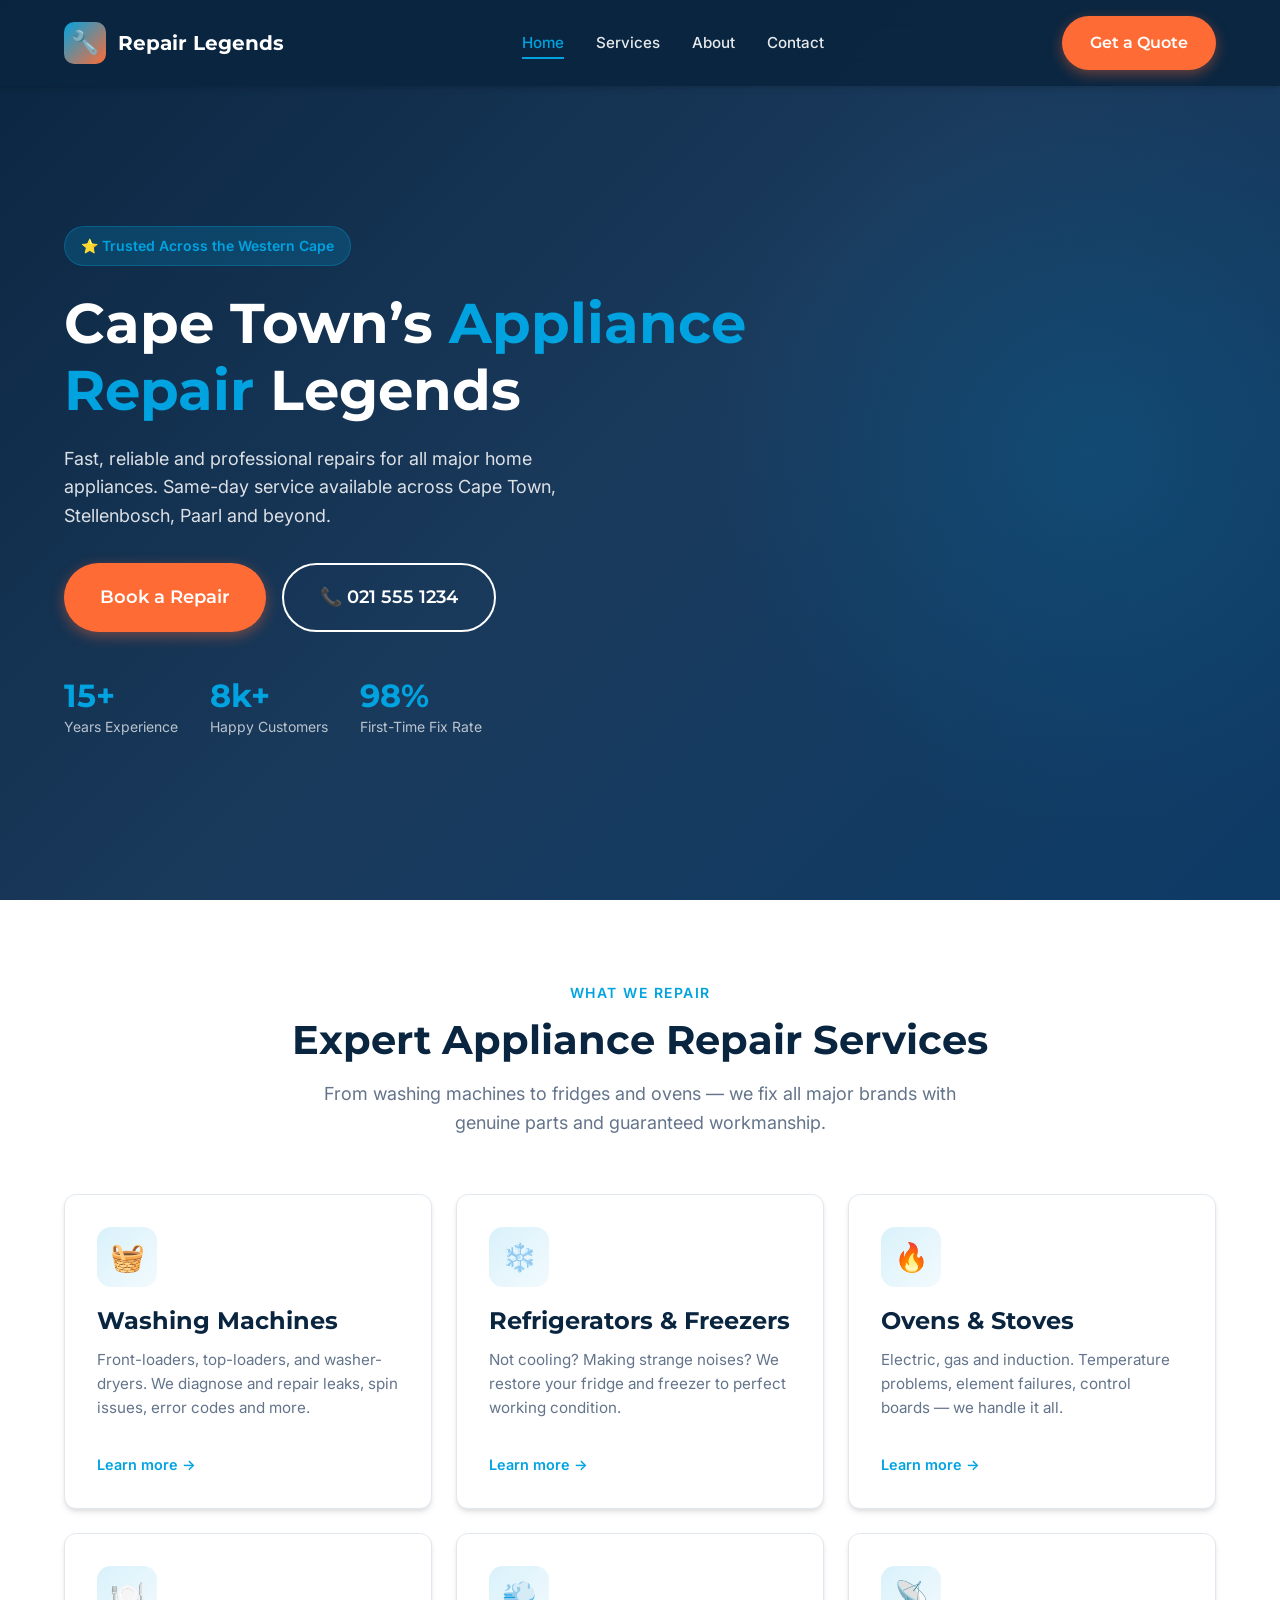
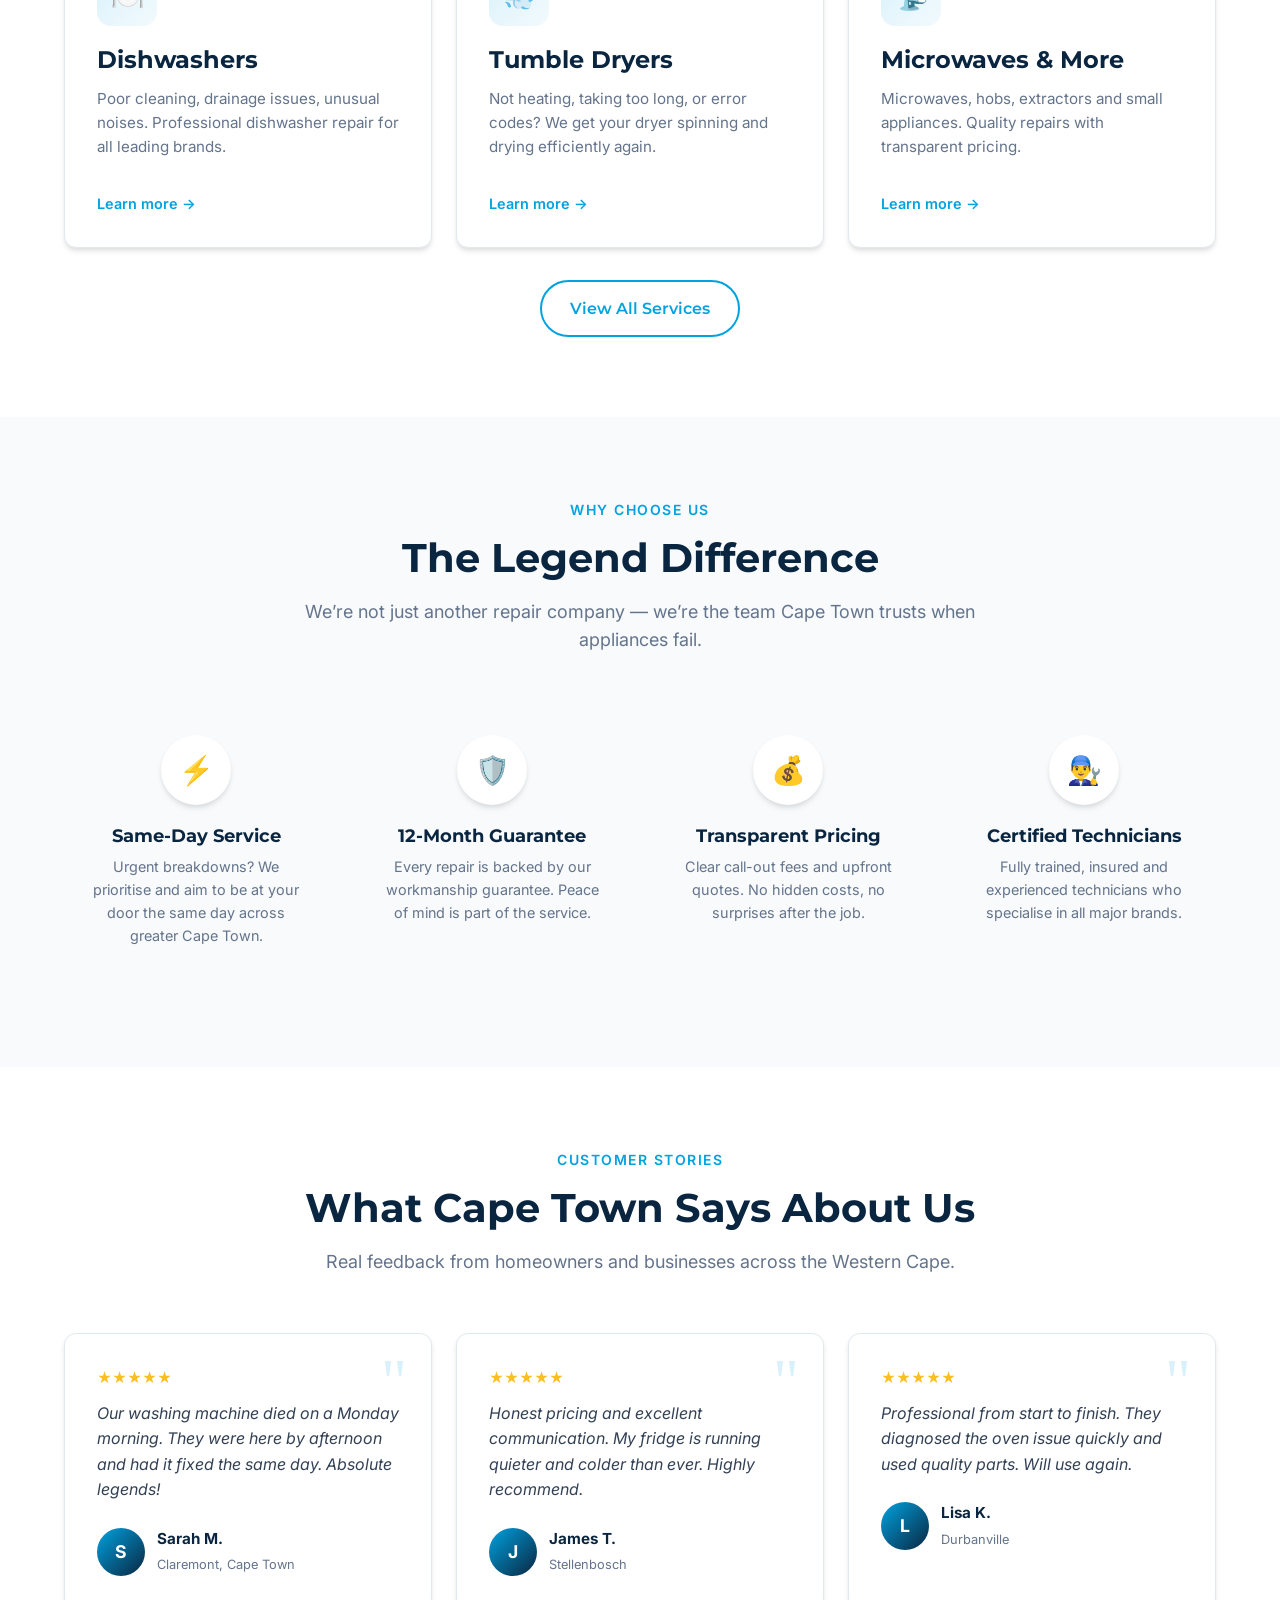
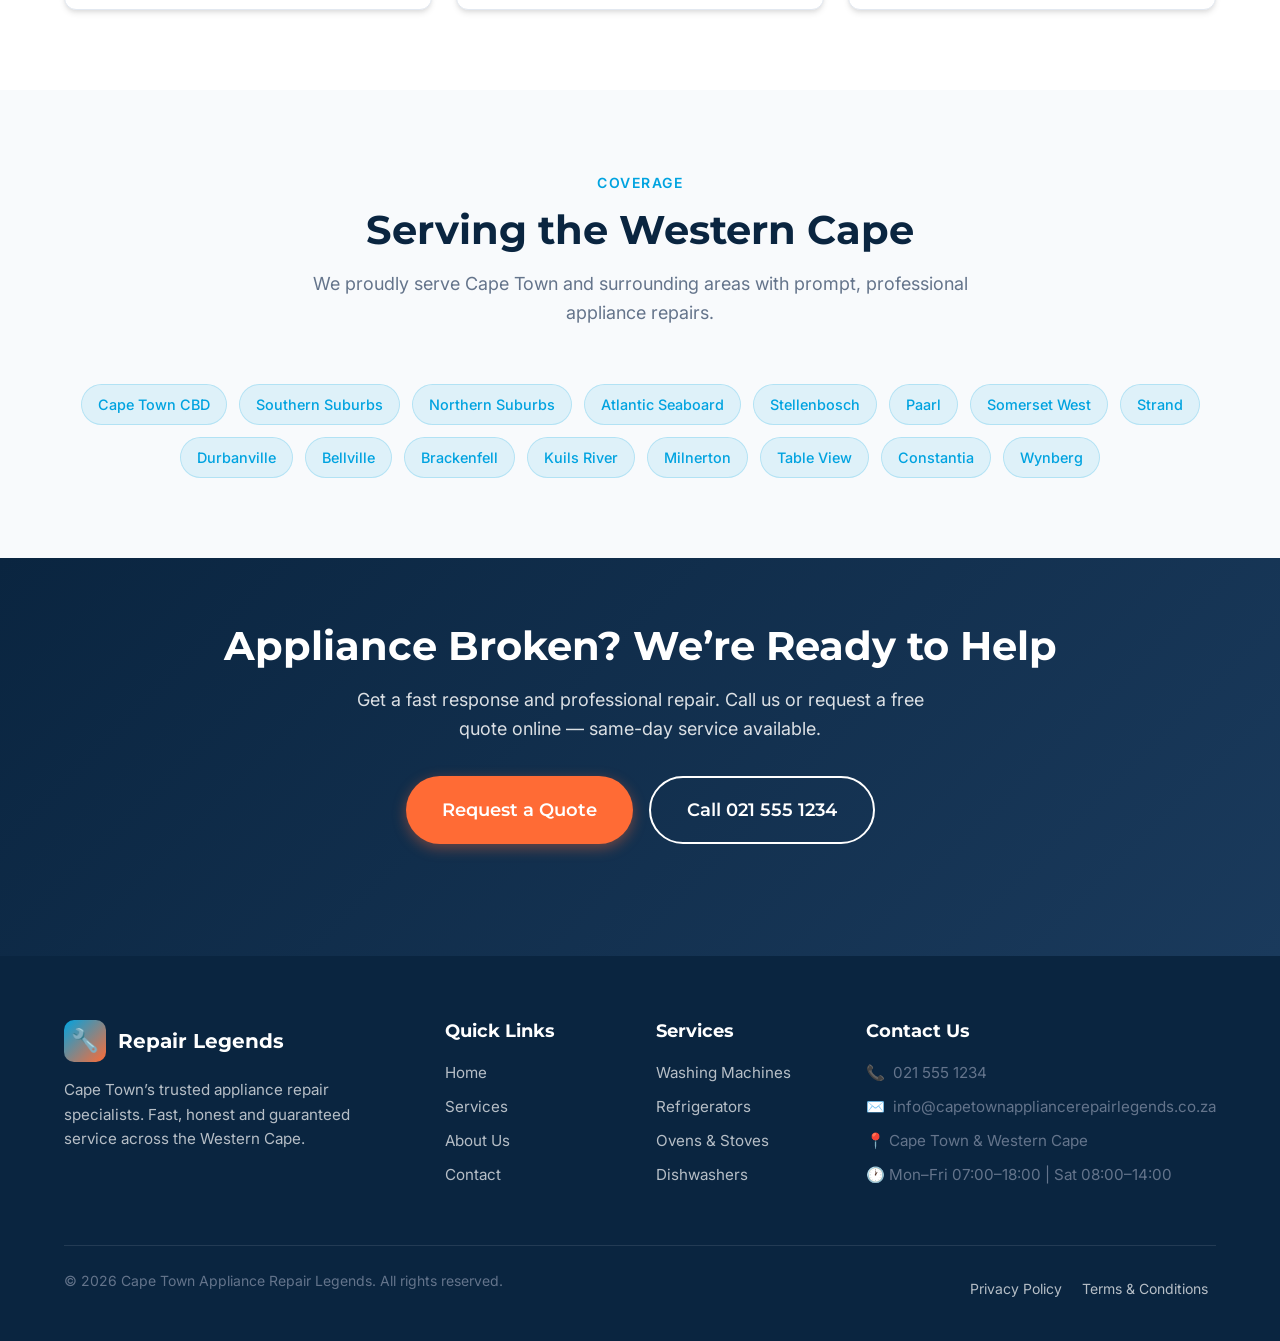
<file: index.html>
<!DOCTYPE html>
<html lang="en-ZA">
<head>
  <meta charset="UTF-8">
  <meta name="viewport" content="width=device-width, initial-scale=1.0">
  <title>Cape Town Appliance Repair Legends | Expert Appliance Repairs Western Cape</title>
  <meta name="description" content="Cape Town Appliance Repair Legends – Fast, reliable appliance repairs across Cape Town and the Western Cape. Washing machines, fridges, ovens, dishwashers & more. Same-day service available. Call now!">
  <meta name="keywords" content="appliance repair Cape Town, washing machine repair Cape Town, fridge repair Western Cape, oven repair Cape Town, dishwasher repair, appliance technician Cape Town, same day appliance repair, Stellenbosch appliance repair, Paarl appliance repair">
  <meta name="author" content="Cape Town Appliance Repair Legends">
  <meta name="robots" content="index, follow">
  <meta name="geo.region" content="ZA-WC">
  <meta name="geo.placename" content="Cape Town">
  <link rel="canonical" href="https://capetownappliancerepairlegends.co.za/">
  
  <!-- Open Graph -->
  <meta property="og:title" content="Cape Town Appliance Repair Legends | Expert Appliance Repairs">
  <meta property="og:description" content="Trusted appliance repair specialists serving Cape Town and the Western Cape. Fast, professional, guaranteed.">
  <meta property="og:type" content="website">
  <meta property="og:locale" content="en_ZA">
  <meta property="og:url" content="https://capetownappliancerepairlegends.co.za/">
  
  <!-- Twitter -->
  <meta name="twitter:card" content="summary_large_image">
  <meta name="twitter:title" content="Cape Town Appliance Repair Legends">
  <meta name="twitter:description" content="Expert appliance repairs across the Western Cape. Same-day service available.">
  
  <!-- Fonts -->
  <link rel="preconnect" href="https://fonts.googleapis.com">
  <link rel="preconnect" href="https://fonts.gstatic.com" crossorigin>
  <link href="https://fonts.googleapis.com/css2?family=Inter:wght@400;500;600;700&family=Montserrat:wght@600;700;800&display=swap" rel="stylesheet">
  
  <link rel="stylesheet" href="css/styles.css">
  
  <!-- Structured Data -->
  <script type="application/ld+json">
  {
    "@context": "https://schema.org",
    "@type": "LocalBusiness",
    "name": "Cape Town Appliance Repair Legends",
    "description": "Professional appliance repair services across Cape Town and the Western Cape. Specializing in washing machines, refrigerators, ovens, dishwashers and more.",
    "url": "https://capetownappliancerepairlegends.co.za",
    "telephone": "+27215551234",
    "email": "info@capetownappliancerepairlegends.co.za",
    "address": {
      "@type": "PostalAddress",
      "addressLocality": "Cape Town",
      "addressRegion": "Western Cape",
      "addressCountry": "ZA"
    },
    "geo": {
      "@type": "GeoCoordinates",
      "latitude": "-33.9249",
      "longitude": "18.4241"
    },
    "areaServed": [
      "Cape Town",
      "Stellenbosch",
      "Paarl",
      "Somerset West",
      "Durbanville",
      "Bellville",
      "Western Cape"
    ],
    "priceRange": "$$",
    "openingHoursSpecification": [
      {
        "@type": "OpeningHoursSpecification",
        "dayOfWeek": ["Monday", "Tuesday", "Wednesday", "Thursday", "Friday"],
        "opens": "07:00",
        "closes": "18:00"
      },
      {
        "@type": "OpeningHoursSpecification",
        "dayOfWeek": "Saturday",
        "opens": "08:00",
        "closes": "14:00"
      }
    ],
    "sameAs": []
  }
  </script>
</head>
<body>
  <!-- Header -->
  <header class="header">
    <div class="container">
      <nav class="nav">
        <a href="index.html" class="logo">
          <div class="logo-icon">🔧</div>
          <span>Repair Legends</span>
        </a>
        <div class="nav-links">
          <a href="index.html" class="active">Home</a>
          <a href="services.html">Services</a>
          <a href="about.html">About</a>
          <a href="contact.html">Contact</a>
        </div>
        <a href="contact.html" class="btn btn-primary nav-cta">Get a Quote</a>
        <button class="mobile-toggle" aria-label="Toggle menu">
          <span></span>
          <span></span>
          <span></span>
        </button>
      </nav>
    </div>
    <div class="mobile-menu">
      <a href="index.html">Home</a>
      <a href="services.html">Services</a>
      <a href="about.html">About</a>
      <a href="contact.html">Contact</a>
      <a href="contact.html" class="btn btn-primary">Get a Quote</a>
    </div>
  </header>

  <!-- Hero -->
  <section class="hero">
    <div class="container">
      <div class="hero-content">
        <div class="hero-badge">⭐ Trusted Across the Western Cape</div>
        <h1>Cape Town’s <span>Appliance Repair</span> Legends</h1>
        <p>Fast, reliable and professional repairs for all major home appliances. Same-day service available across Cape Town, Stellenbosch, Paarl and beyond.</p>
        <div class="hero-btns">
          <a href="contact.html" class="btn btn-primary btn-lg">Book a Repair</a>
          <a href="tel:+27215551234" class="btn btn-secondary btn-lg">📞 021 555 1234</a>
        </div>
        <div class="hero-stats">
          <div class="stat">
            <div class="stat-number">15+</div>
            <div class="stat-label">Years Experience</div>
          </div>
          <div class="stat">
            <div class="stat-number">8k+</div>
            <div class="stat-label">Happy Customers</div>
          </div>
          <div class="stat">
            <div class="stat-number">98%</div>
            <div class="stat-label">First-Time Fix Rate</div>
          </div>
        </div>
      </div>
    </div>
  </section>

  <!-- Services Overview -->
  <section class="section">
    <div class="container">
      <div class="section-header animate-on-scroll">
        <span class="eyebrow">What We Repair</span>
        <h2>Expert Appliance Repair Services</h2>
        <p>From washing machines to fridges and ovens — we fix all major brands with genuine parts and guaranteed workmanship.</p>
      </div>
      <div class="services-grid">
        <div class="service-card animate-on-scroll">
          <div class="service-icon">🧺</div>
          <h3>Washing Machines</h3>
          <p>Front-loaders, top-loaders, and washer-dryers. We diagnose and repair leaks, spin issues, error codes and more.</p>
          <a href="services.html" class="link">Learn more →</a>
        </div>
        <div class="service-card animate-on-scroll">
          <div class="service-icon">❄️</div>
          <h3>Refrigerators & Freezers</h3>
          <p>Not cooling? Making strange noises? We restore your fridge and freezer to perfect working condition.</p>
          <a href="services.html" class="link">Learn more →</a>
        </div>
        <div class="service-card animate-on-scroll">
          <div class="service-icon">🔥</div>
          <h3>Ovens & Stoves</h3>
          <p>Electric, gas and induction. Temperature problems, element failures, control boards — we handle it all.</p>
          <a href="services.html" class="link">Learn more →</a>
        </div>
        <div class="service-card animate-on-scroll">
          <div class="service-icon">🍽️</div>
          <h3>Dishwashers</h3>
          <p>Poor cleaning, drainage issues, unusual noises. Professional dishwasher repair for all leading brands.</p>
          <a href="services.html" class="link">Learn more →</a>
        </div>
        <div class="service-card animate-on-scroll">
          <div class="service-icon">💨</div>
          <h3>Tumble Dryers</h3>
          <p>Not heating, taking too long, or error codes? We get your dryer spinning and drying efficiently again.</p>
          <a href="services.html" class="link">Learn more →</a>
        </div>
        <div class="service-card animate-on-scroll">
          <div class="service-icon">📡</div>
          <h3>Microwaves & More</h3>
          <p>Microwaves, hobs, extractors and small appliances. Quality repairs with transparent pricing.</p>
          <a href="services.html" class="link">Learn more →</a>
        </div>
      </div>
      <div class="text-center mt-2">
        <a href="services.html" class="btn btn-outline">View All Services</a>
      </div>
    </div>
  </section>

  <!-- Why Choose Us -->
  <section class="section why-us">
    <div class="container">
      <div class="section-header animate-on-scroll">
        <span class="eyebrow">Why Choose Us</span>
        <h2>The Legend Difference</h2>
        <p>We’re not just another repair company — we’re the team Cape Town trusts when appliances fail.</p>
      </div>
      <div class="features-grid">
        <div class="feature animate-on-scroll">
          <div class="feature-icon">⚡</div>
          <h3>Same-Day Service</h3>
          <p>Urgent breakdowns? We prioritise and aim to be at your door the same day across greater Cape Town.</p>
        </div>
        <div class="feature animate-on-scroll">
          <div class="feature-icon">🛡️</div>
          <h3>12-Month Guarantee</h3>
          <p>Every repair is backed by our workmanship guarantee. Peace of mind is part of the service.</p>
        </div>
        <div class="feature animate-on-scroll">
          <div class="feature-icon">💰</div>
          <h3>Transparent Pricing</h3>
          <p>Clear call-out fees and upfront quotes. No hidden costs, no surprises after the job.</p>
        </div>
        <div class="feature animate-on-scroll">
          <div class="feature-icon">👨‍🔧</div>
          <h3>Certified Technicians</h3>
          <p>Fully trained, insured and experienced technicians who specialise in all major brands.</p>
        </div>
      </div>
    </div>
  </section>

  <!-- Testimonials -->
  <section class="section">
    <div class="container">
      <div class="section-header animate-on-scroll">
        <span class="eyebrow">Customer Stories</span>
        <h2>What Cape Town Says About Us</h2>
        <p>Real feedback from homeowners and businesses across the Western Cape.</p>
      </div>
      <div class="testimonials-grid">
        <div class="testimonial animate-on-scroll">
          <div class="stars">★★★★★</div>
          <p class="testimonial-text">Our washing machine died on a Monday morning. They were here by afternoon and had it fixed the same day. Absolute legends!</p>
          <div class="testimonial-author">
            <div class="author-avatar">S</div>
            <div class="author-info">
              <strong>Sarah M.</strong>
              <span>Claremont, Cape Town</span>
            </div>
          </div>
        </div>
        <div class="testimonial animate-on-scroll">
          <div class="stars">★★★★★</div>
          <p class="testimonial-text">Honest pricing and excellent communication. My fridge is running quieter and colder than ever. Highly recommend.</p>
          <div class="testimonial-author">
            <div class="author-avatar">J</div>
            <div class="author-info">
              <strong>James T.</strong>
              <span>Stellenbosch</span>
            </div>
          </div>
        </div>
        <div class="testimonial animate-on-scroll">
          <div class="stars">★★★★★</div>
          <p class="testimonial-text">Professional from start to finish. They diagnosed the oven issue quickly and used quality parts. Will use again.</p>
          <div class="testimonial-author">
            <div class="author-avatar">L</div>
            <div class="author-info">
              <strong>Lisa K.</strong>
              <span>Durbanville</span>
            </div>
          </div>
        </div>
      </div>
    </div>
  </section>

  <!-- Areas Served -->
  <section class="section why-us">
    <div class="container">
      <div class="section-header animate-on-scroll">
        <span class="eyebrow">Coverage</span>
        <h2>Serving the Western Cape</h2>
        <p>We proudly serve Cape Town and surrounding areas with prompt, professional appliance repairs.</p>
      </div>
      <div class="areas-grid animate-on-scroll">
        <span class="area-tag">Cape Town CBD</span>
        <span class="area-tag">Southern Suburbs</span>
        <span class="area-tag">Northern Suburbs</span>
        <span class="area-tag">Atlantic Seaboard</span>
        <span class="area-tag">Stellenbosch</span>
        <span class="area-tag">Paarl</span>
        <span class="area-tag">Somerset West</span>
        <span class="area-tag">Strand</span>
        <span class="area-tag">Durbanville</span>
        <span class="area-tag">Bellville</span>
        <span class="area-tag">Brackenfell</span>
        <span class="area-tag">Kuils River</span>
        <span class="area-tag">Milnerton</span>
        <span class="area-tag">Table View</span>
        <span class="area-tag">Constantia</span>
        <span class="area-tag">Wynberg</span>
      </div>
    </div>
  </section>

  <!-- CTA Banner -->
  <section class="cta-banner">
    <div class="container">
      <h2>Appliance Broken? We’re Ready to Help</h2>
      <p>Get a fast response and professional repair. Call us or request a free quote online — same-day service available.</p>
      <div class="hero-btns" style="justify-content: center;">
        <a href="contact.html" class="btn btn-primary btn-lg">Request a Quote</a>
        <a href="tel:+27215551234" class="btn btn-secondary btn-lg">Call 021 555 1234</a>
      </div>
    </div>
  </section>

  <!-- Footer -->
  <footer class="footer">
    <div class="container">
      <div class="footer-grid">
        <div class="footer-brand">
          <a href="index.html" class="logo">
            <div class="logo-icon">🔧</div>
            <span>Repair Legends</span>
          </a>
          <p>Cape Town’s trusted appliance repair specialists. Fast, honest and guaranteed service across the Western Cape.</p>
        </div>
        <div class="footer-links">
          <h4>Quick Links</h4>
          <a href="index.html">Home</a>
          <a href="services.html">Services</a>
          <a href="about.html">About Us</a>
          <a href="contact.html">Contact</a>
        </div>
        <div class="footer-links">
          <h4>Services</h4>
          <a href="services.html">Washing Machines</a>
          <a href="services.html">Refrigerators</a>
          <a href="services.html">Ovens & Stoves</a>
          <a href="services.html">Dishwashers</a>
        </div>
        <div class="footer-contact">
          <h4>Contact Us</h4>
          <p>📞 <a href="tel:+27215551234">021 555 1234</a></p>
          <p>✉️ <a href="mailto:info@capetownappliancerepairlegends.co.za">info@capetownappliancerepairlegends.co.za</a></p>
          <p>📍 Cape Town & Western Cape</p>
          <p>🕐 Mon–Fri 07:00–18:00 | Sat 08:00–14:00</p>
        </div>
      </div>
      <div class="footer-bottom">
        <p>© 2026 Cape Town Appliance Repair Legends. All rights reserved.</p>
        <div class="footer-legal">
          <a href="privacy.html">Privacy Policy</a>
          <a href="terms.html">Terms & Conditions</a>
        </div>
      </div>
    </div>
  </footer>

  <button class="back-to-top" aria-label="Back to top">↑</button>

  <script src="js/script.js"></script>
</body>
</html>
</file>
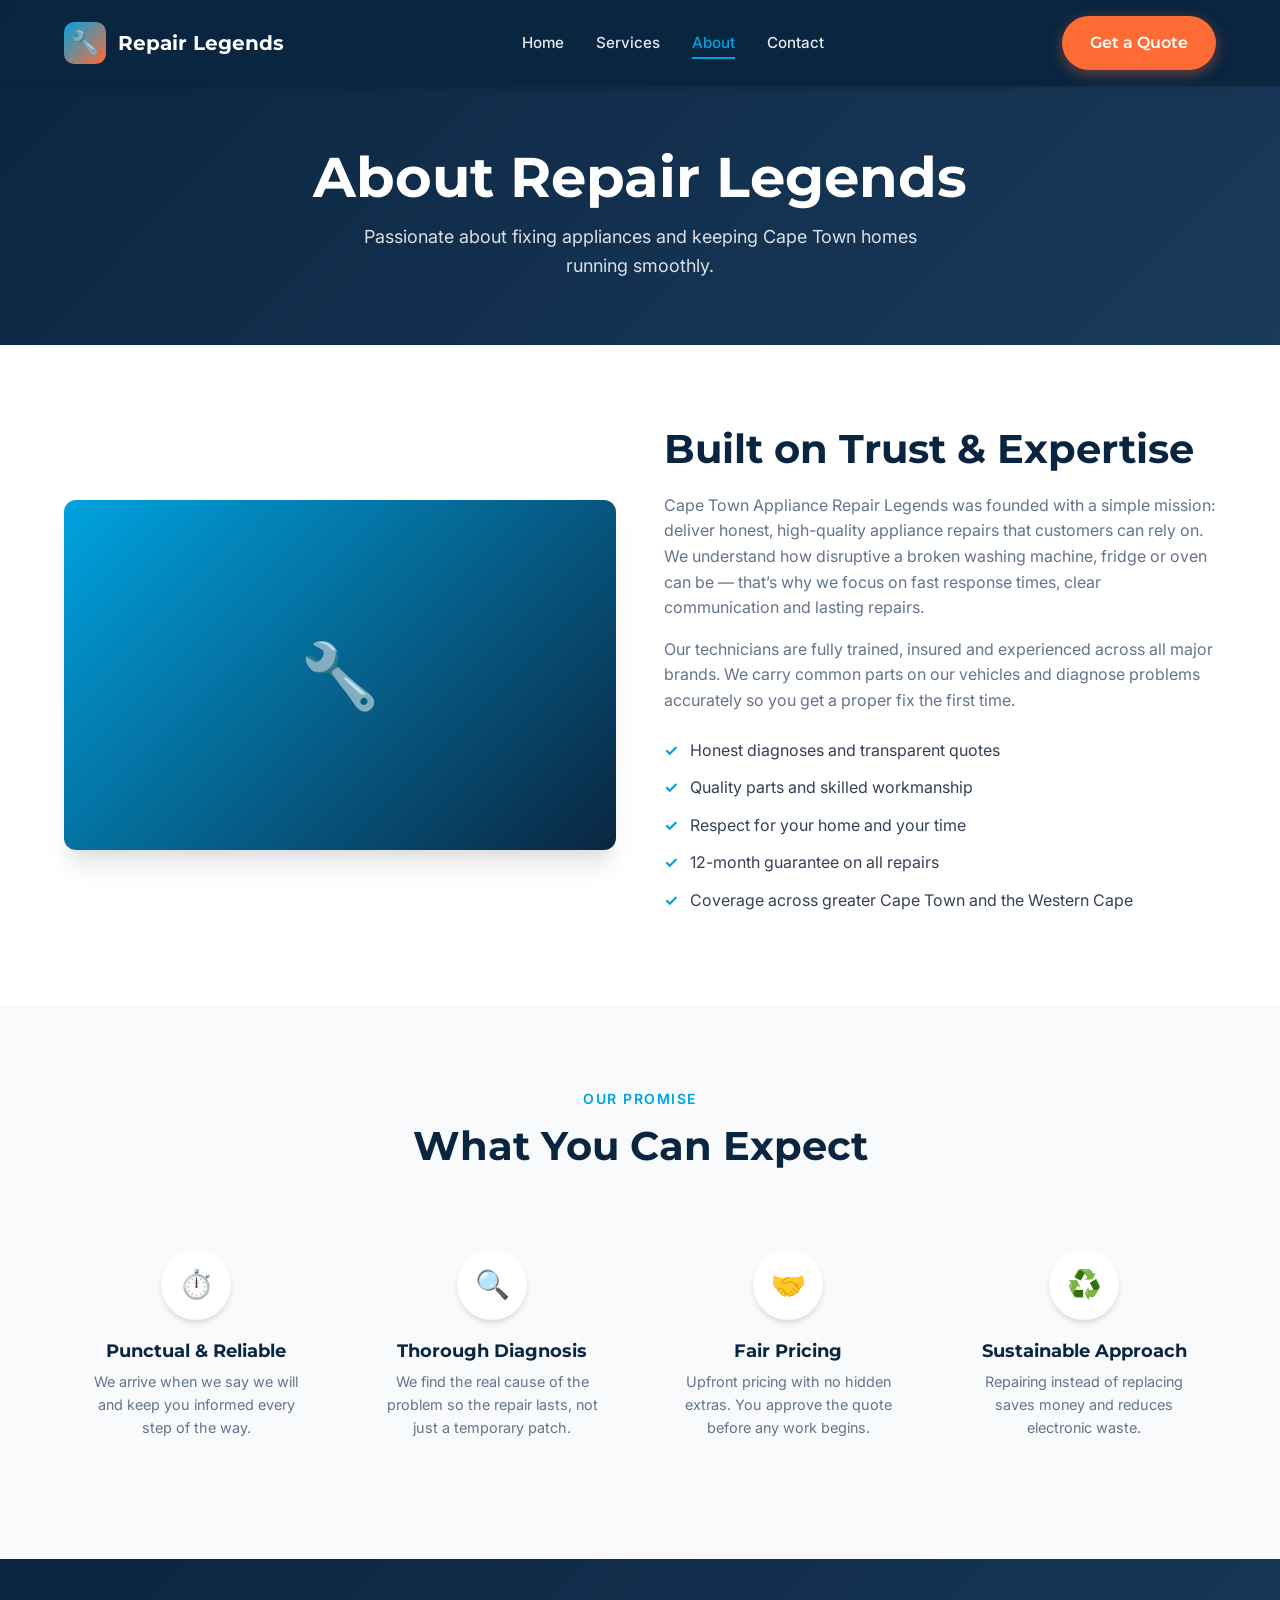
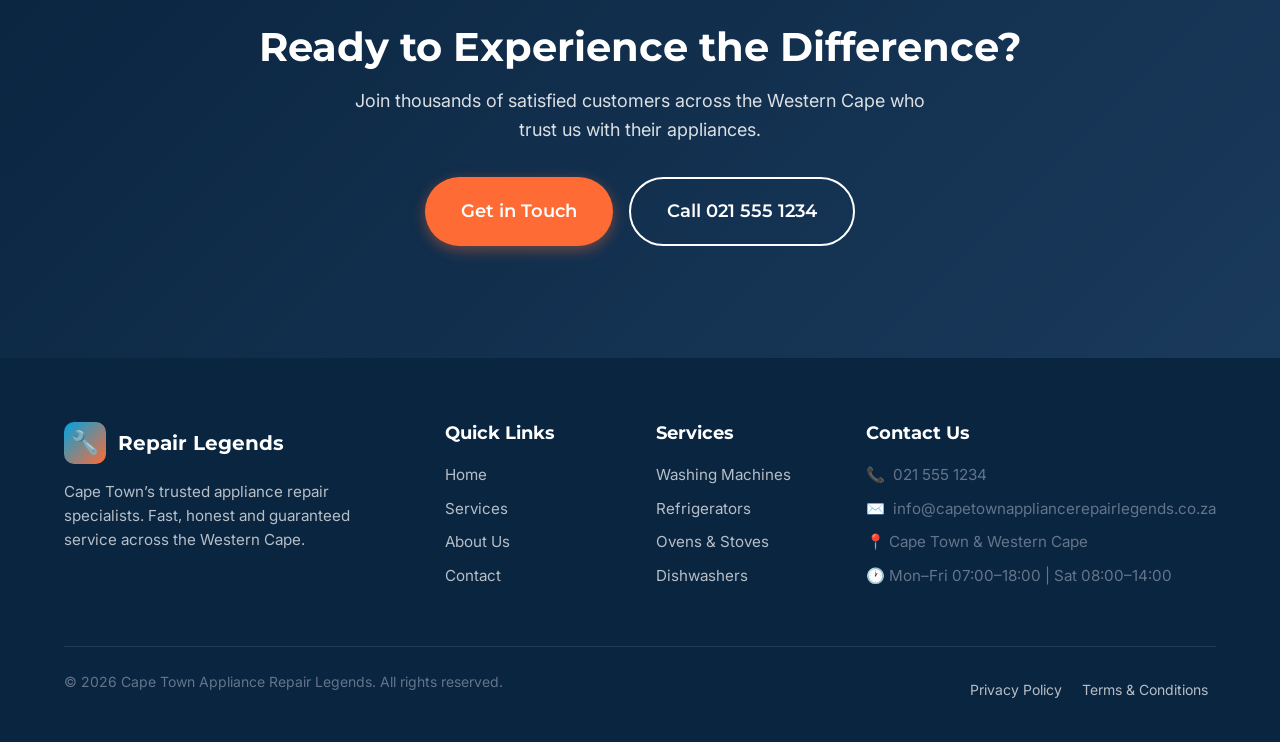
<file: about.html>
<!DOCTYPE html>
<html lang="en-ZA">
<head>
  <meta charset="UTF-8">
  <meta name="viewport" content="width=device-width, initial-scale=1.0">
  <title>About Us | Cape Town Appliance Repair Legends</title>
  <meta name="description" content="Learn about Cape Town Appliance Repair Legends — experienced technicians delivering honest, guaranteed appliance repairs across the Western Cape since day one.">
  <meta name="robots" content="index, follow">
  <meta name="geo.region" content="ZA-WC">
  <link rel="canonical" href="https://capetownappliancerepairlegends.co.za/about.html">
  <meta property="og:title" content="About Us | Cape Town Appliance Repair Legends">
  <meta property="og:description" content="Trusted appliance repair specialists serving Cape Town and the Western Cape with integrity and expertise.">
  <link rel="preconnect" href="https://fonts.googleapis.com">
  <link rel="preconnect" href="https://fonts.gstatic.com" crossorigin>
  <link href="https://fonts.googleapis.com/css2?family=Inter:wght@400;500;600;700&family=Montserrat:wght@600;700;800&display=swap" rel="stylesheet">
  <link rel="stylesheet" href="css/styles.css">
</head>
<body>
  <header class="header">
    <div class="container">
      <nav class="nav">
        <a href="index.html" class="logo">
          <div class="logo-icon">🔧</div>
          <span>Repair Legends</span>
        </a>
        <div class="nav-links">
          <a href="index.html">Home</a>
          <a href="services.html">Services</a>
          <a href="about.html" class="active">About</a>
          <a href="contact.html">Contact</a>
        </div>
        <a href="contact.html" class="btn btn-primary nav-cta">Get a Quote</a>
        <button class="mobile-toggle" aria-label="Toggle menu">
          <span></span>
          <span></span>
          <span></span>
        </button>
      </nav>
    </div>
    <div class="mobile-menu">
      <a href="index.html">Home</a>
      <a href="services.html">Services</a>
      <a href="about.html">About</a>
      <a href="contact.html">Contact</a>
      <a href="contact.html" class="btn btn-primary">Get a Quote</a>
    </div>
  </header>

  <section class="page-hero">
    <div class="container">
      <h1>About Repair Legends</h1>
      <p>Passionate about fixing appliances and keeping Cape Town homes running smoothly.</p>
    </div>
  </section>

  <section class="section">
    <div class="container">
      <div class="about-content">
        <div class="about-image animate-on-scroll">🔧</div>
        <div class="about-text animate-on-scroll">
          <h2>Built on Trust & Expertise</h2>
          <p>Cape Town Appliance Repair Legends was founded with a simple mission: deliver honest, high-quality appliance repairs that customers can rely on. We understand how disruptive a broken washing machine, fridge or oven can be — that’s why we focus on fast response times, clear communication and lasting repairs.</p>
          <p>Our technicians are fully trained, insured and experienced across all major brands. We carry common parts on our vehicles and diagnose problems accurately so you get a proper fix the first time.</p>
          <ul class="values-list">
            <li>Honest diagnoses and transparent quotes</li>
            <li>Quality parts and skilled workmanship</li>
            <li>Respect for your home and your time</li>
            <li>12-month guarantee on all repairs</li>
            <li>Coverage across greater Cape Town and the Western Cape</li>
          </ul>
        </div>
      </div>
    </div>
  </section>

  <section class="section why-us">
    <div class="container">
      <div class="section-header animate-on-scroll">
        <span class="eyebrow">Our Promise</span>
        <h2>What You Can Expect</h2>
      </div>
      <div class="features-grid">
        <div class="feature animate-on-scroll">
          <div class="feature-icon">⏱️</div>
          <h3>Punctual & Reliable</h3>
          <p>We arrive when we say we will and keep you informed every step of the way.</p>
        </div>
        <div class="feature animate-on-scroll">
          <div class="feature-icon">🔍</div>
          <h3>Thorough Diagnosis</h3>
          <p>We find the real cause of the problem so the repair lasts, not just a temporary patch.</p>
        </div>
        <div class="feature animate-on-scroll">
          <div class="feature-icon">🤝</div>
          <h3>Fair Pricing</h3>
          <p>Upfront pricing with no hidden extras. You approve the quote before any work begins.</p>
        </div>
        <div class="feature animate-on-scroll">
          <div class="feature-icon">♻️</div>
          <h3>Sustainable Approach</h3>
          <p>Repairing instead of replacing saves money and reduces electronic waste.</p>
        </div>
      </div>
    </div>
  </section>

  <section class="cta-banner">
    <div class="container">
      <h2>Ready to Experience the Difference?</h2>
      <p>Join thousands of satisfied customers across the Western Cape who trust us with their appliances.</p>
      <div class="hero-btns" style="justify-content: center;">
        <a href="contact.html" class="btn btn-primary btn-lg">Get in Touch</a>
        <a href="tel:+27215551234" class="btn btn-secondary btn-lg">Call 021 555 1234</a>
      </div>
    </div>
  </section>

  <footer class="footer">
    <div class="container">
      <div class="footer-grid">
        <div class="footer-brand">
          <a href="index.html" class="logo">
            <div class="logo-icon">🔧</div>
            <span>Repair Legends</span>
          </a>
          <p>Cape Town’s trusted appliance repair specialists. Fast, honest and guaranteed service across the Western Cape.</p>
        </div>
        <div class="footer-links">
          <h4>Quick Links</h4>
          <a href="index.html">Home</a>
          <a href="services.html">Services</a>
          <a href="about.html">About Us</a>
          <a href="contact.html">Contact</a>
        </div>
        <div class="footer-links">
          <h4>Services</h4>
          <a href="services.html">Washing Machines</a>
          <a href="services.html">Refrigerators</a>
          <a href="services.html">Ovens & Stoves</a>
          <a href="services.html">Dishwashers</a>
        </div>
        <div class="footer-contact">
          <h4>Contact Us</h4>
          <p>📞 <a href="tel:+27215551234">021 555 1234</a></p>
          <p>✉️ <a href="mailto:info@capetownappliancerepairlegends.co.za">info@capetownappliancerepairlegends.co.za</a></p>
          <p>📍 Cape Town & Western Cape</p>
          <p>🕐 Mon–Fri 07:00–18:00 | Sat 08:00–14:00</p>
        </div>
      </div>
      <div class="footer-bottom">
        <p>© 2026 Cape Town Appliance Repair Legends. All rights reserved.</p>
        <div class="footer-legal">
          <a href="privacy.html">Privacy Policy</a>
          <a href="terms.html">Terms & Conditions</a>
        </div>
      </div>
    </div>
  </footer>

  <button class="back-to-top" aria-label="Back to top">↑</button>
  <script src="js/script.js"></script>
</body>
</html>
</file>
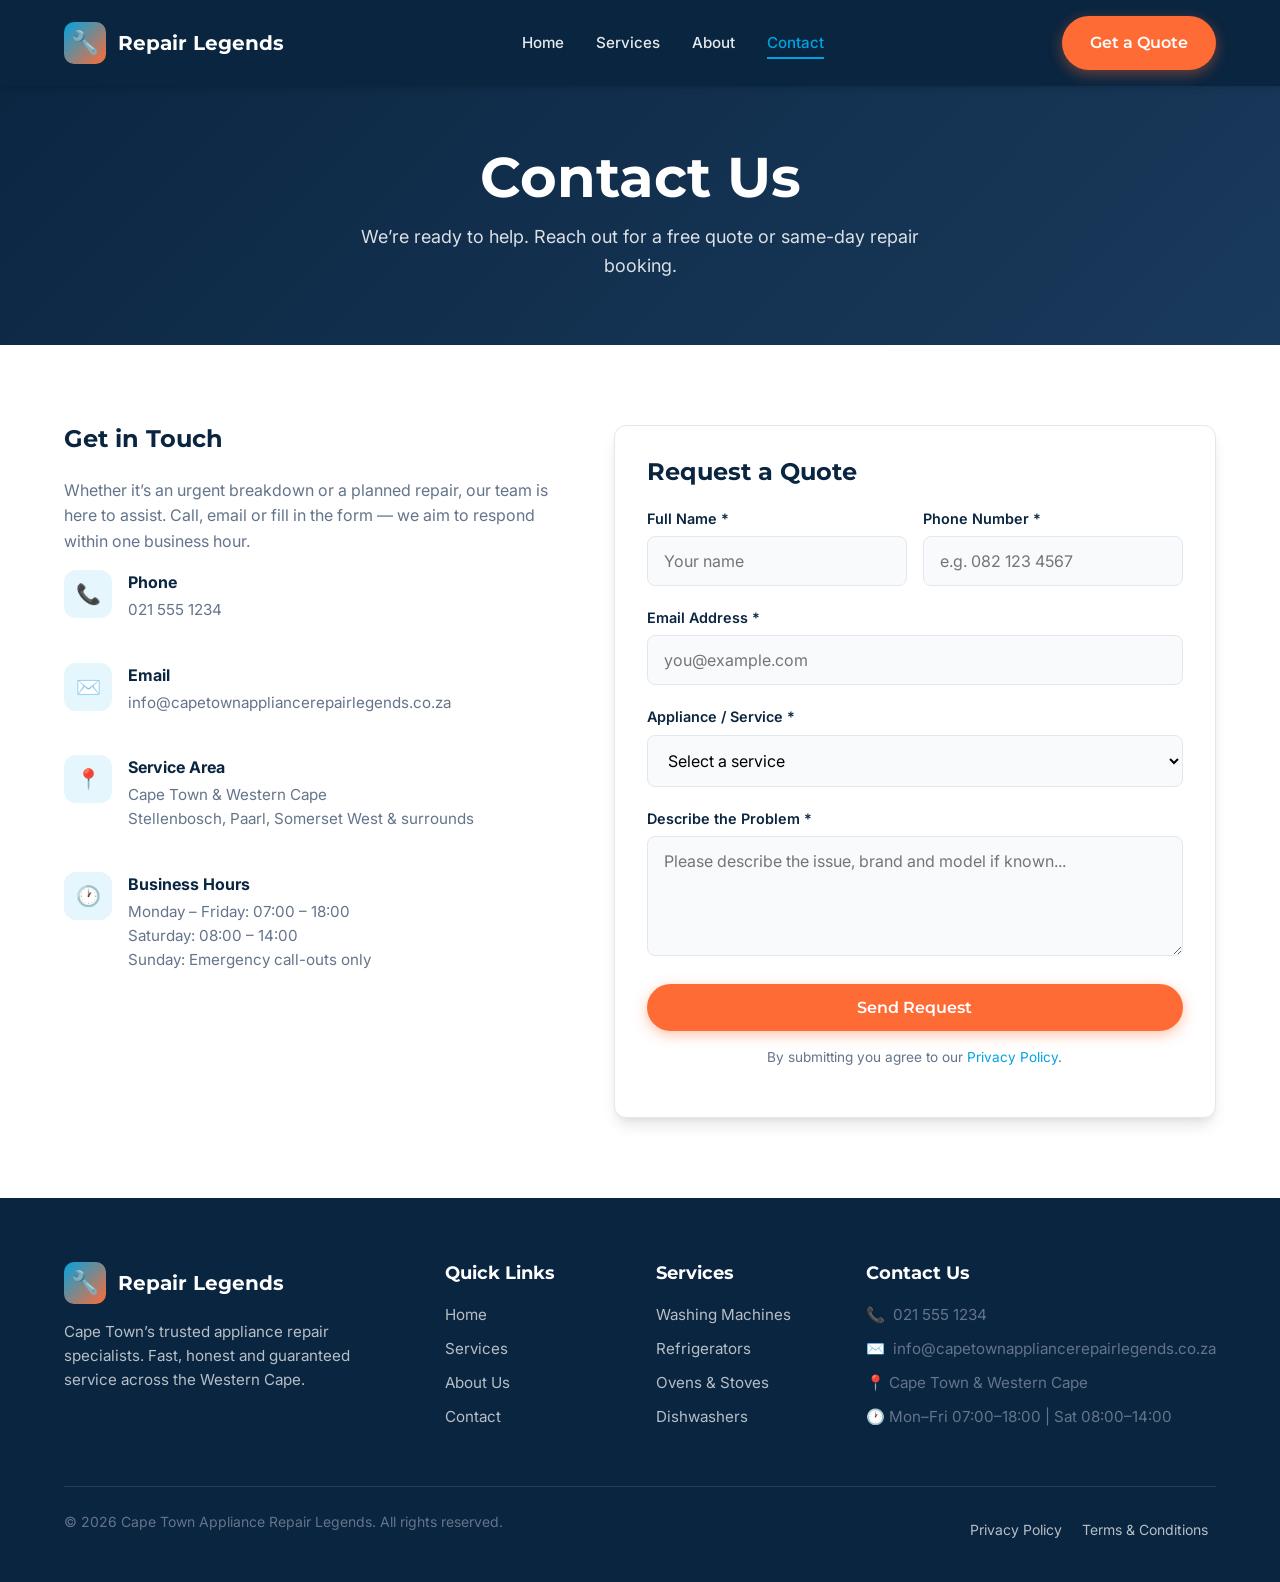
<file: contact.html>
<!DOCTYPE html>
<html lang="en-ZA">
<head>
  <meta charset="UTF-8">
  <meta name="viewport" content="width=device-width, initial-scale=1.0">
  <title>Contact Us | Cape Town Appliance Repair Legends</title>
  <meta name="description" content="Contact Cape Town Appliance Repair Legends for fast appliance repairs in Cape Town and the Western Cape. Call 021 555 1234 or request a quote online.">
  <meta name="robots" content="index, follow">
  <meta name="geo.region" content="ZA-WC">
  <link rel="canonical" href="https://capetownappliancerepairlegends.co.za/contact.html">
  <meta property="og:title" content="Contact Us | Cape Town Appliance Repair Legends">
  <meta property="og:description" content="Get in touch for same-day appliance repair quotes across the Western Cape.">
  <link rel="preconnect" href="https://fonts.googleapis.com">
  <link rel="preconnect" href="https://fonts.gstatic.com" crossorigin>
  <link href="https://fonts.googleapis.com/css2?family=Inter:wght@400;500;600;700&family=Montserrat:wght@600;700;800&display=swap" rel="stylesheet">
  <link rel="stylesheet" href="css/styles.css">
</head>
<body>
  <header class="header">
    <div class="container">
      <nav class="nav">
        <a href="index.html" class="logo">
          <div class="logo-icon">🔧</div>
          <span>Repair Legends</span>
        </a>
        <div class="nav-links">
          <a href="index.html">Home</a>
          <a href="services.html">Services</a>
          <a href="about.html">About</a>
          <a href="contact.html" class="active">Contact</a>
        </div>
        <a href="contact.html" class="btn btn-primary nav-cta">Get a Quote</a>
        <button class="mobile-toggle" aria-label="Toggle menu">
          <span></span>
          <span></span>
          <span></span>
        </button>
      </nav>
    </div>
    <div class="mobile-menu">
      <a href="index.html">Home</a>
      <a href="services.html">Services</a>
      <a href="about.html">About</a>
      <a href="contact.html">Contact</a>
      <a href="contact.html" class="btn btn-primary">Get a Quote</a>
    </div>
  </header>

  <section class="page-hero">
    <div class="container">
      <h1>Contact Us</h1>
      <p>We’re ready to help. Reach out for a free quote or same-day repair booking.</p>
    </div>
  </section>

  <section class="section">
    <div class="container">
      <div class="contact-grid">
        <div class="contact-info animate-on-scroll">
          <h3>Get in Touch</h3>
          <p>Whether it’s an urgent breakdown or a planned repair, our team is here to assist. Call, email or fill in the form — we aim to respond within one business hour.</p>
          
          <div class="contact-item">
            <div class="contact-icon">📞</div>
            <div>
              <strong>Phone</strong>
              <p><a href="tel:+27215551234">021 555 1234</a></p>
            </div>
          </div>
          <div class="contact-item">
            <div class="contact-icon">✉️</div>
            <div>
              <strong>Email</strong>
              <p><a href="mailto:info@capetownappliancerepairlegends.co.za">info@capetownappliancerepairlegends.co.za</a></p>
            </div>
          </div>
          <div class="contact-item">
            <div class="contact-icon">📍</div>
            <div>
              <strong>Service Area</strong>
              <p>Cape Town & Western Cape<br>Stellenbosch, Paarl, Somerset West & surrounds</p>
            </div>
          </div>
          <div class="contact-item">
            <div class="contact-icon">🕐</div>
            <div>
              <strong>Business Hours</strong>
              <p>Monday – Friday: 07:00 – 18:00<br>Saturday: 08:00 – 14:00<br>Sunday: Emergency call-outs only</p>
            </div>
          </div>
        </div>

        <div class="contact-form animate-on-scroll">
          <h3 style="margin-bottom: 1.25rem; color: var(--primary);">Request a Quote</h3>
          <div id="form-message" class="form-message"></div>
          <form id="contact-form" novalidate>
            <div class="form-row">
              <div class="form-group">
                <label for="name">Full Name *</label>
                <input type="text" id="name" name="name" required placeholder="Your name" autocomplete="name">
              </div>
              <div class="form-group">
                <label for="phone">Phone Number *</label>
                <input type="tel" id="phone" name="phone" required placeholder="e.g. 082 123 4567" autocomplete="tel">
              </div>
            </div>
            <div class="form-group">
              <label for="email">Email Address *</label>
              <input type="email" id="email" name="email" required placeholder="you@example.com" autocomplete="email">
            </div>
            <div class="form-group">
              <label for="service">Appliance / Service *</label>
              <select id="service" name="service" required>
                <option value="">Select a service</option>
                <option value="Washing Machine">Washing Machine</option>
                <option value="Refrigerator / Freezer">Refrigerator / Freezer</option>
                <option value="Oven / Stove / Hob">Oven / Stove / Hob</option>
                <option value="Dishwasher">Dishwasher</option>
                <option value="Tumble Dryer">Tumble Dryer</option>
                <option value="Microwave">Microwave</option>
                <option value="Other">Other</option>
              </select>
            </div>
            <div class="form-group">
              <label for="message">Describe the Problem *</label>
              <textarea id="message" name="message" required placeholder="Please describe the issue, brand and model if known..."></textarea>
            </div>
            <button type="submit" class="btn btn-primary" style="width: 100%;">Send Request</button>
          </form>
          <p style="margin-top: 1rem; font-size: 0.85rem; color: var(--gray); text-align: center;">By submitting you agree to our <a href="privacy.html" style="color: var(--accent);">Privacy Policy</a>.</p>
        </div>
      </div>
    </div>
  </section>

  <footer class="footer">
    <div class="container">
      <div class="footer-grid">
        <div class="footer-brand">
          <a href="index.html" class="logo">
            <div class="logo-icon">🔧</div>
            <span>Repair Legends</span>
          </a>
          <p>Cape Town’s trusted appliance repair specialists. Fast, honest and guaranteed service across the Western Cape.</p>
        </div>
        <div class="footer-links">
          <h4>Quick Links</h4>
          <a href="index.html">Home</a>
          <a href="services.html">Services</a>
          <a href="about.html">About Us</a>
          <a href="contact.html">Contact</a>
        </div>
        <div class="footer-links">
          <h4>Services</h4>
          <a href="services.html">Washing Machines</a>
          <a href="services.html">Refrigerators</a>
          <a href="services.html">Ovens & Stoves</a>
          <a href="services.html">Dishwashers</a>
        </div>
        <div class="footer-contact">
          <h4>Contact Us</h4>
          <p>📞 <a href="tel:+27215551234">021 555 1234</a></p>
          <p>✉️ <a href="mailto:info@capetownappliancerepairlegends.co.za">info@capetownappliancerepairlegends.co.za</a></p>
          <p>📍 Cape Town & Western Cape</p>
          <p>🕐 Mon–Fri 07:00–18:00 | Sat 08:00–14:00</p>
        </div>
      </div>
      <div class="footer-bottom">
        <p>© 2026 Cape Town Appliance Repair Legends. All rights reserved.</p>
        <div class="footer-legal">
          <a href="privacy.html">Privacy Policy</a>
          <a href="terms.html">Terms & Conditions</a>
        </div>
      </div>
    </div>
  </footer>

  <button class="back-to-top" aria-label="Back to top">↑</button>
  <script src="js/script.js"></script>
</body>
</html>
</file>
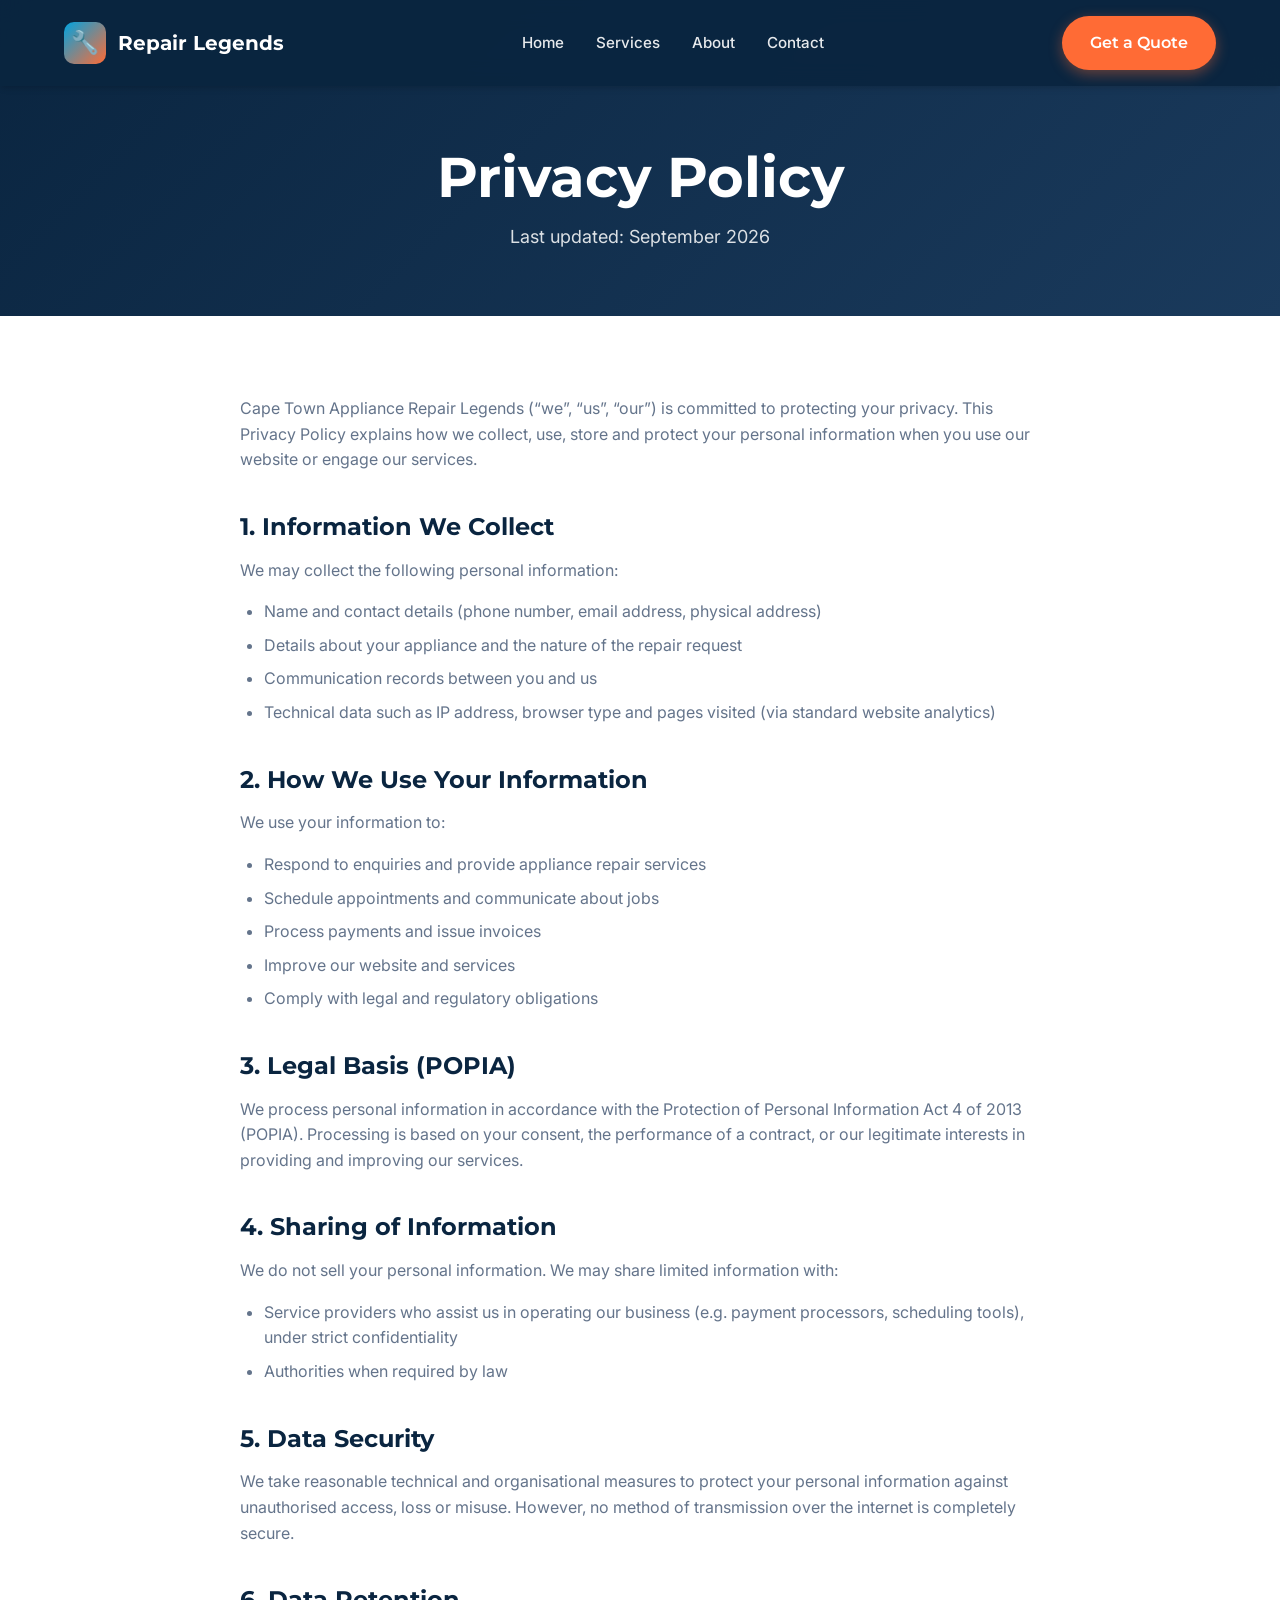
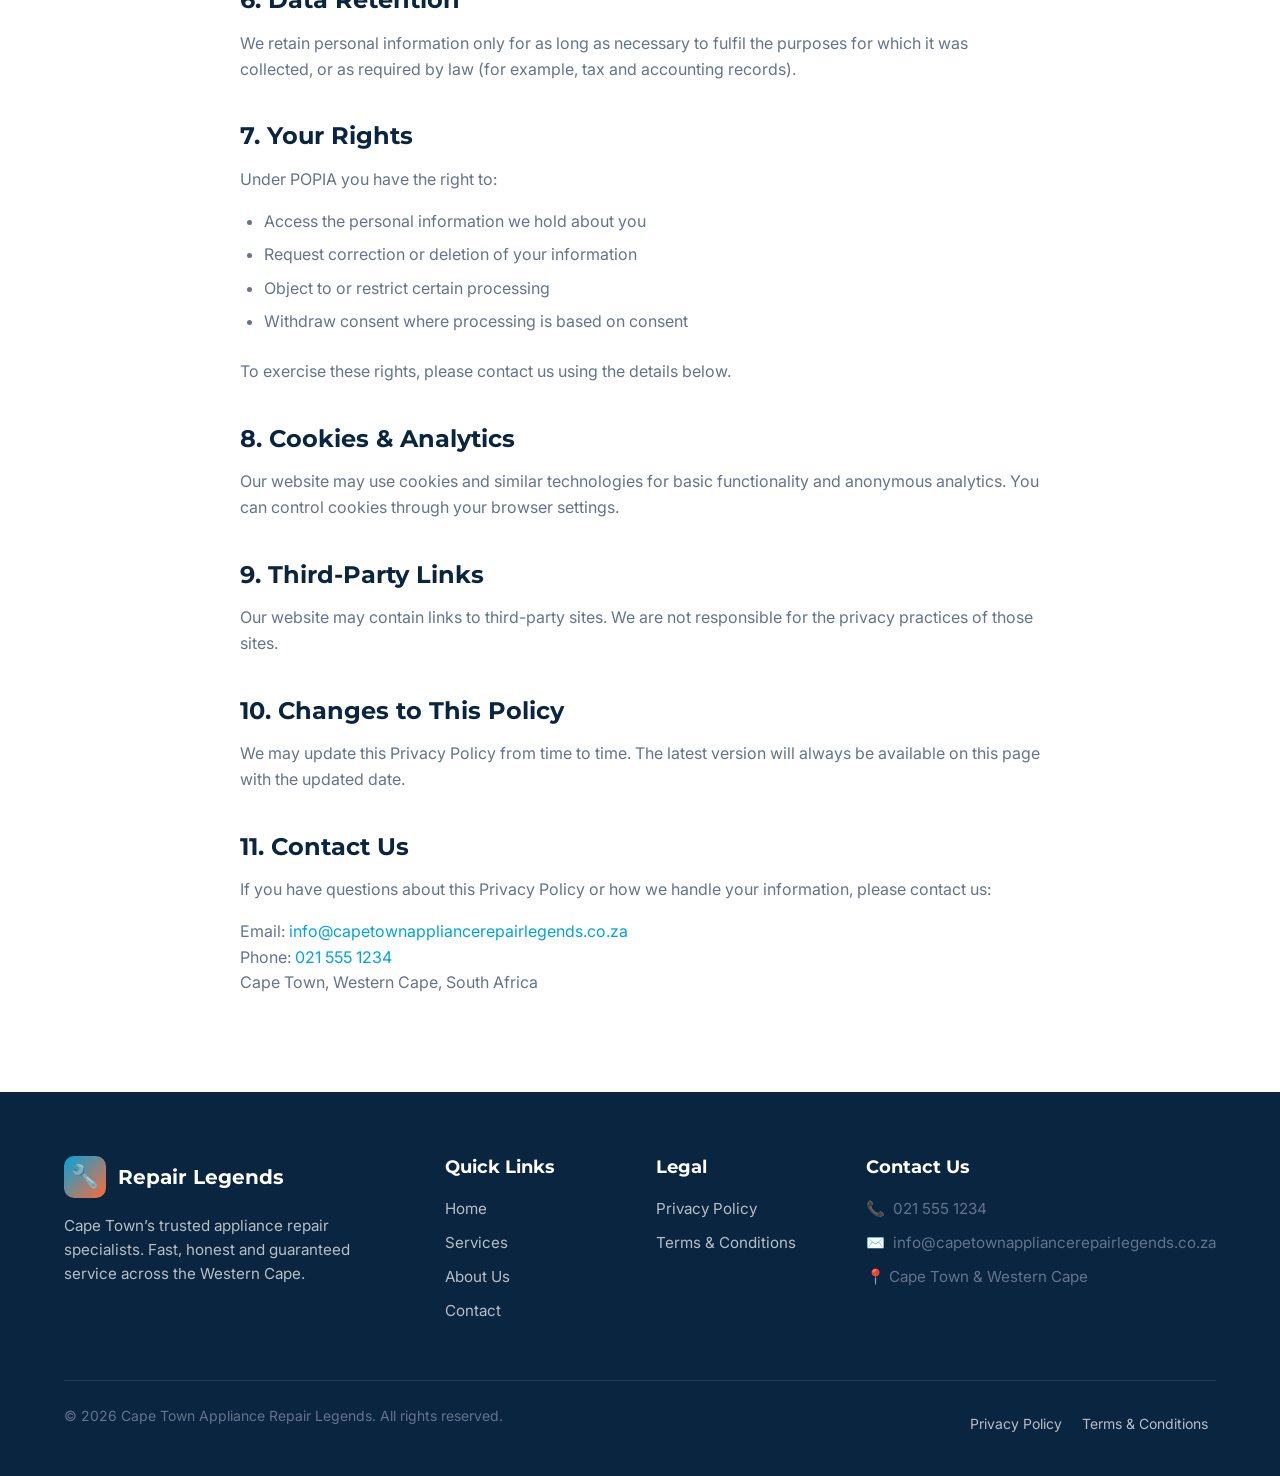
<file: privacy.html>
<!DOCTYPE html>
<html lang="en-ZA">
<head>
  <meta charset="UTF-8">
  <meta name="viewport" content="width=device-width, initial-scale=1.0">
  <title>Privacy Policy | Cape Town Appliance Repair Legends</title>
  <meta name="description" content="Privacy Policy for Cape Town Appliance Repair Legends. How we collect, use and protect your personal information.">
  <meta name="robots" content="index, follow">
  <link rel="canonical" href="https://capetownappliancerepairlegends.co.za/privacy.html">
  <link rel="preconnect" href="https://fonts.googleapis.com">
  <link rel="preconnect" href="https://fonts.gstatic.com" crossorigin>
  <link href="https://fonts.googleapis.com/css2?family=Inter:wght@400;500;600;700&family=Montserrat:wght@600;700;800&display=swap" rel="stylesheet">
  <link rel="stylesheet" href="css/styles.css">
</head>
<body>
  <header class="header">
    <div class="container">
      <nav class="nav">
        <a href="index.html" class="logo">
          <div class="logo-icon">🔧</div>
          <span>Repair Legends</span>
        </a>
        <div class="nav-links">
          <a href="index.html">Home</a>
          <a href="services.html">Services</a>
          <a href="about.html">About</a>
          <a href="contact.html">Contact</a>
        </div>
        <a href="contact.html" class="btn btn-primary nav-cta">Get a Quote</a>
        <button class="mobile-toggle" aria-label="Toggle menu">
          <span></span>
          <span></span>
          <span></span>
        </button>
      </nav>
    </div>
    <div class="mobile-menu">
      <a href="index.html">Home</a>
      <a href="services.html">Services</a>
      <a href="about.html">About</a>
      <a href="contact.html">Contact</a>
      <a href="contact.html" class="btn btn-primary">Get a Quote</a>
    </div>
  </header>

  <section class="page-hero">
    <div class="container">
      <h1>Privacy Policy</h1>
      <p>Last updated: September 2026</p>
    </div>
  </section>

  <section class="section">
    <div class="container">
      <div class="legal-content">
        <p>Cape Town Appliance Repair Legends (“we”, “us”, “our”) is committed to protecting your privacy. This Privacy Policy explains how we collect, use, store and protect your personal information when you use our website or engage our services.</p>

        <h2>1. Information We Collect</h2>
        <p>We may collect the following personal information:</p>
        <ul>
          <li>Name and contact details (phone number, email address, physical address)</li>
          <li>Details about your appliance and the nature of the repair request</li>
          <li>Communication records between you and us</li>
          <li>Technical data such as IP address, browser type and pages visited (via standard website analytics)</li>
        </ul>

        <h2>2. How We Use Your Information</h2>
        <p>We use your information to:</p>
        <ul>
          <li>Respond to enquiries and provide appliance repair services</li>
          <li>Schedule appointments and communicate about jobs</li>
          <li>Process payments and issue invoices</li>
          <li>Improve our website and services</li>
          <li>Comply with legal and regulatory obligations</li>
        </ul>

        <h2>3. Legal Basis (POPIA)</h2>
        <p>We process personal information in accordance with the Protection of Personal Information Act 4 of 2013 (POPIA). Processing is based on your consent, the performance of a contract, or our legitimate interests in providing and improving our services.</p>

        <h2>4. Sharing of Information</h2>
        <p>We do not sell your personal information. We may share limited information with:</p>
        <ul>
          <li>Service providers who assist us in operating our business (e.g. payment processors, scheduling tools), under strict confidentiality</li>
          <li>Authorities when required by law</li>
        </ul>

        <h2>5. Data Security</h2>
        <p>We take reasonable technical and organisational measures to protect your personal information against unauthorised access, loss or misuse. However, no method of transmission over the internet is completely secure.</p>

        <h2>6. Data Retention</h2>
        <p>We retain personal information only for as long as necessary to fulfil the purposes for which it was collected, or as required by law (for example, tax and accounting records).</p>

        <h2>7. Your Rights</h2>
        <p>Under POPIA you have the right to:</p>
        <ul>
          <li>Access the personal information we hold about you</li>
          <li>Request correction or deletion of your information</li>
          <li>Object to or restrict certain processing</li>
          <li>Withdraw consent where processing is based on consent</li>
        </ul>
        <p>To exercise these rights, please contact us using the details below.</p>

        <h2>8. Cookies & Analytics</h2>
        <p>Our website may use cookies and similar technologies for basic functionality and anonymous analytics. You can control cookies through your browser settings.</p>

        <h2>9. Third-Party Links</h2>
        <p>Our website may contain links to third-party sites. We are not responsible for the privacy practices of those sites.</p>

        <h2>10. Changes to This Policy</h2>
        <p>We may update this Privacy Policy from time to time. The latest version will always be available on this page with the updated date.</p>

        <h2>11. Contact Us</h2>
        <p>If you have questions about this Privacy Policy or how we handle your information, please contact us:</p>
        <p>
          Email: <a href="mailto:info@capetownappliancerepairlegends.co.za">info@capetownappliancerepairlegends.co.za</a><br>
          Phone: <a href="tel:+27215551234">021 555 1234</a><br>
          Cape Town, Western Cape, South Africa
        </p>
      </div>
    </div>
  </section>

  <footer class="footer">
    <div class="container">
      <div class="footer-grid">
        <div class="footer-brand">
          <a href="index.html" class="logo">
            <div class="logo-icon">🔧</div>
            <span>Repair Legends</span>
          </a>
          <p>Cape Town’s trusted appliance repair specialists. Fast, honest and guaranteed service across the Western Cape.</p>
        </div>
        <div class="footer-links">
          <h4>Quick Links</h4>
          <a href="index.html">Home</a>
          <a href="services.html">Services</a>
          <a href="about.html">About Us</a>
          <a href="contact.html">Contact</a>
        </div>
        <div class="footer-links">
          <h4>Legal</h4>
          <a href="privacy.html">Privacy Policy</a>
          <a href="terms.html">Terms & Conditions</a>
        </div>
        <div class="footer-contact">
          <h4>Contact Us</h4>
          <p>📞 <a href="tel:+27215551234">021 555 1234</a></p>
          <p>✉️ <a href="mailto:info@capetownappliancerepairlegends.co.za">info@capetownappliancerepairlegends.co.za</a></p>
          <p>📍 Cape Town & Western Cape</p>
        </div>
      </div>
      <div class="footer-bottom">
        <p>© 2026 Cape Town Appliance Repair Legends. All rights reserved.</p>
        <div class="footer-legal">
          <a href="privacy.html">Privacy Policy</a>
          <a href="terms.html">Terms & Conditions</a>
        </div>
      </div>
    </div>
  </footer>

  <button class="back-to-top" aria-label="Back to top">↑</button>
  <script src="js/script.js"></script>
</body>
</html>
</file>
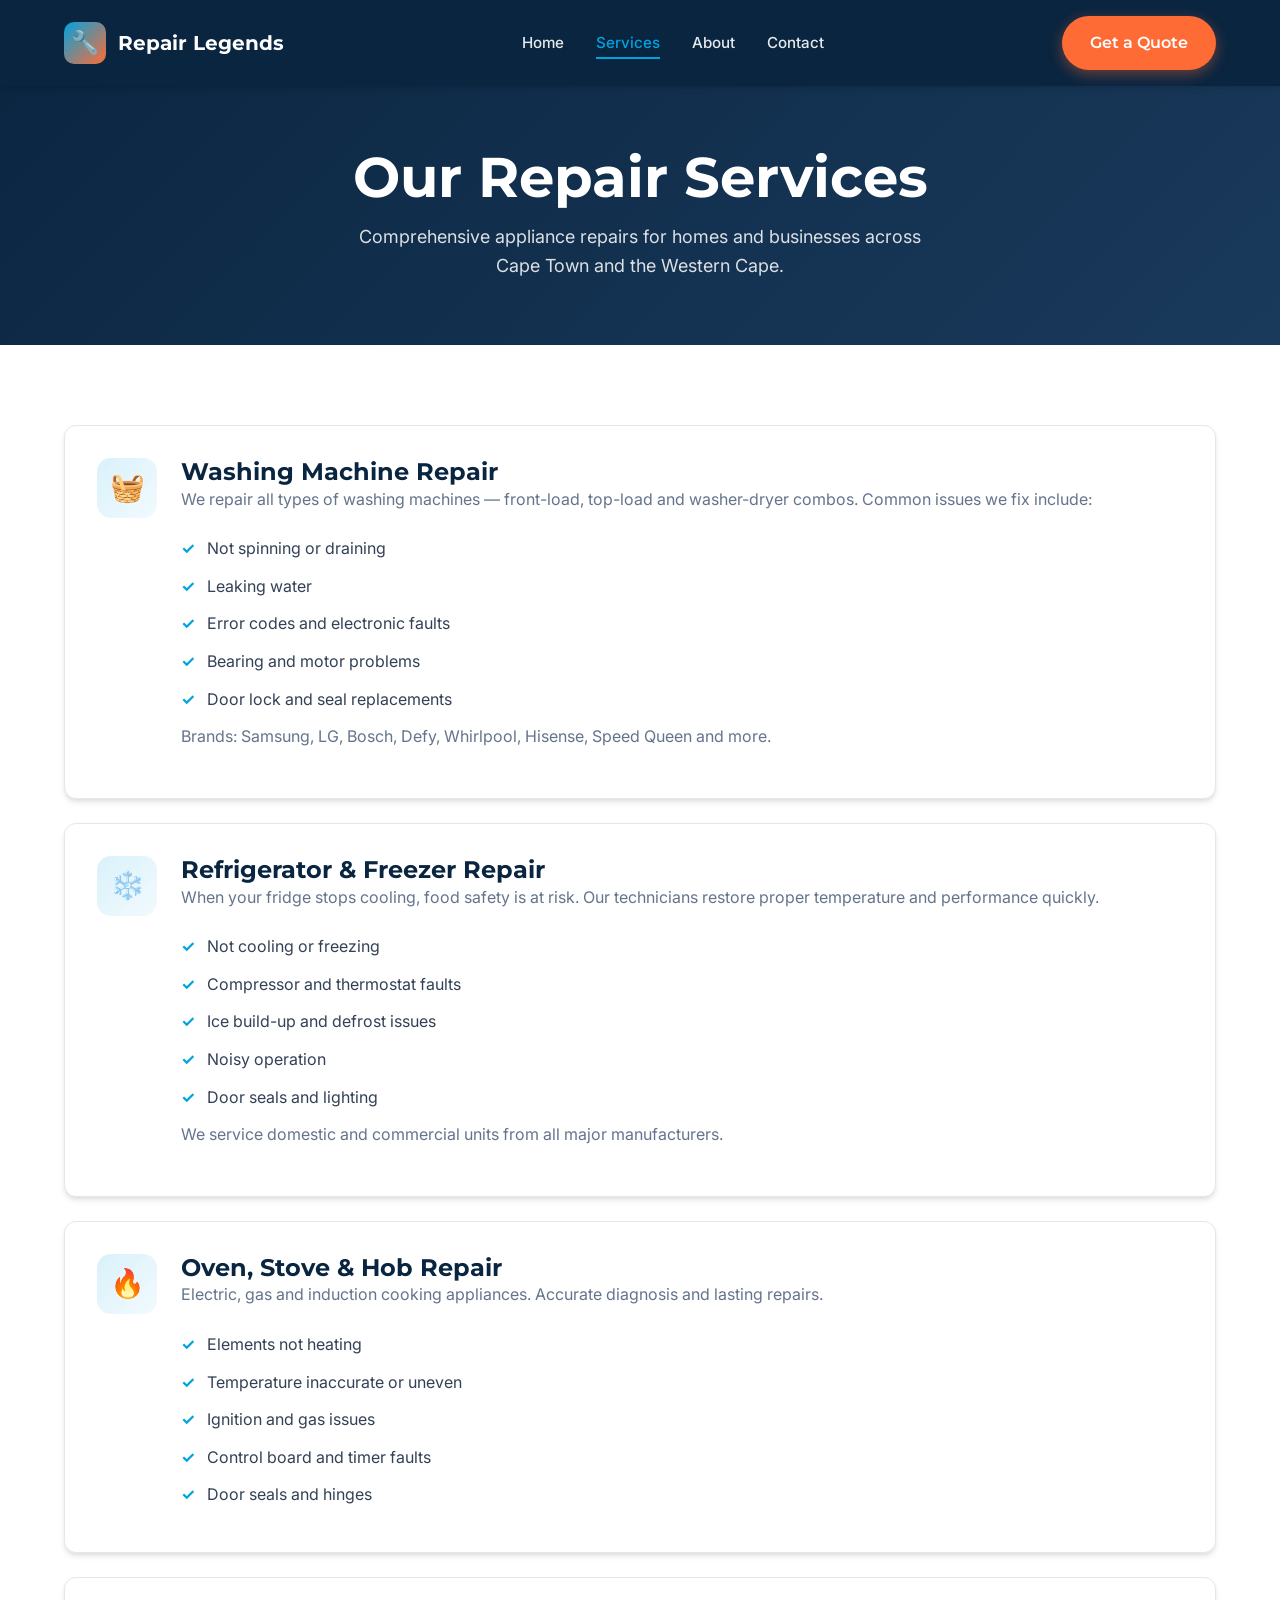
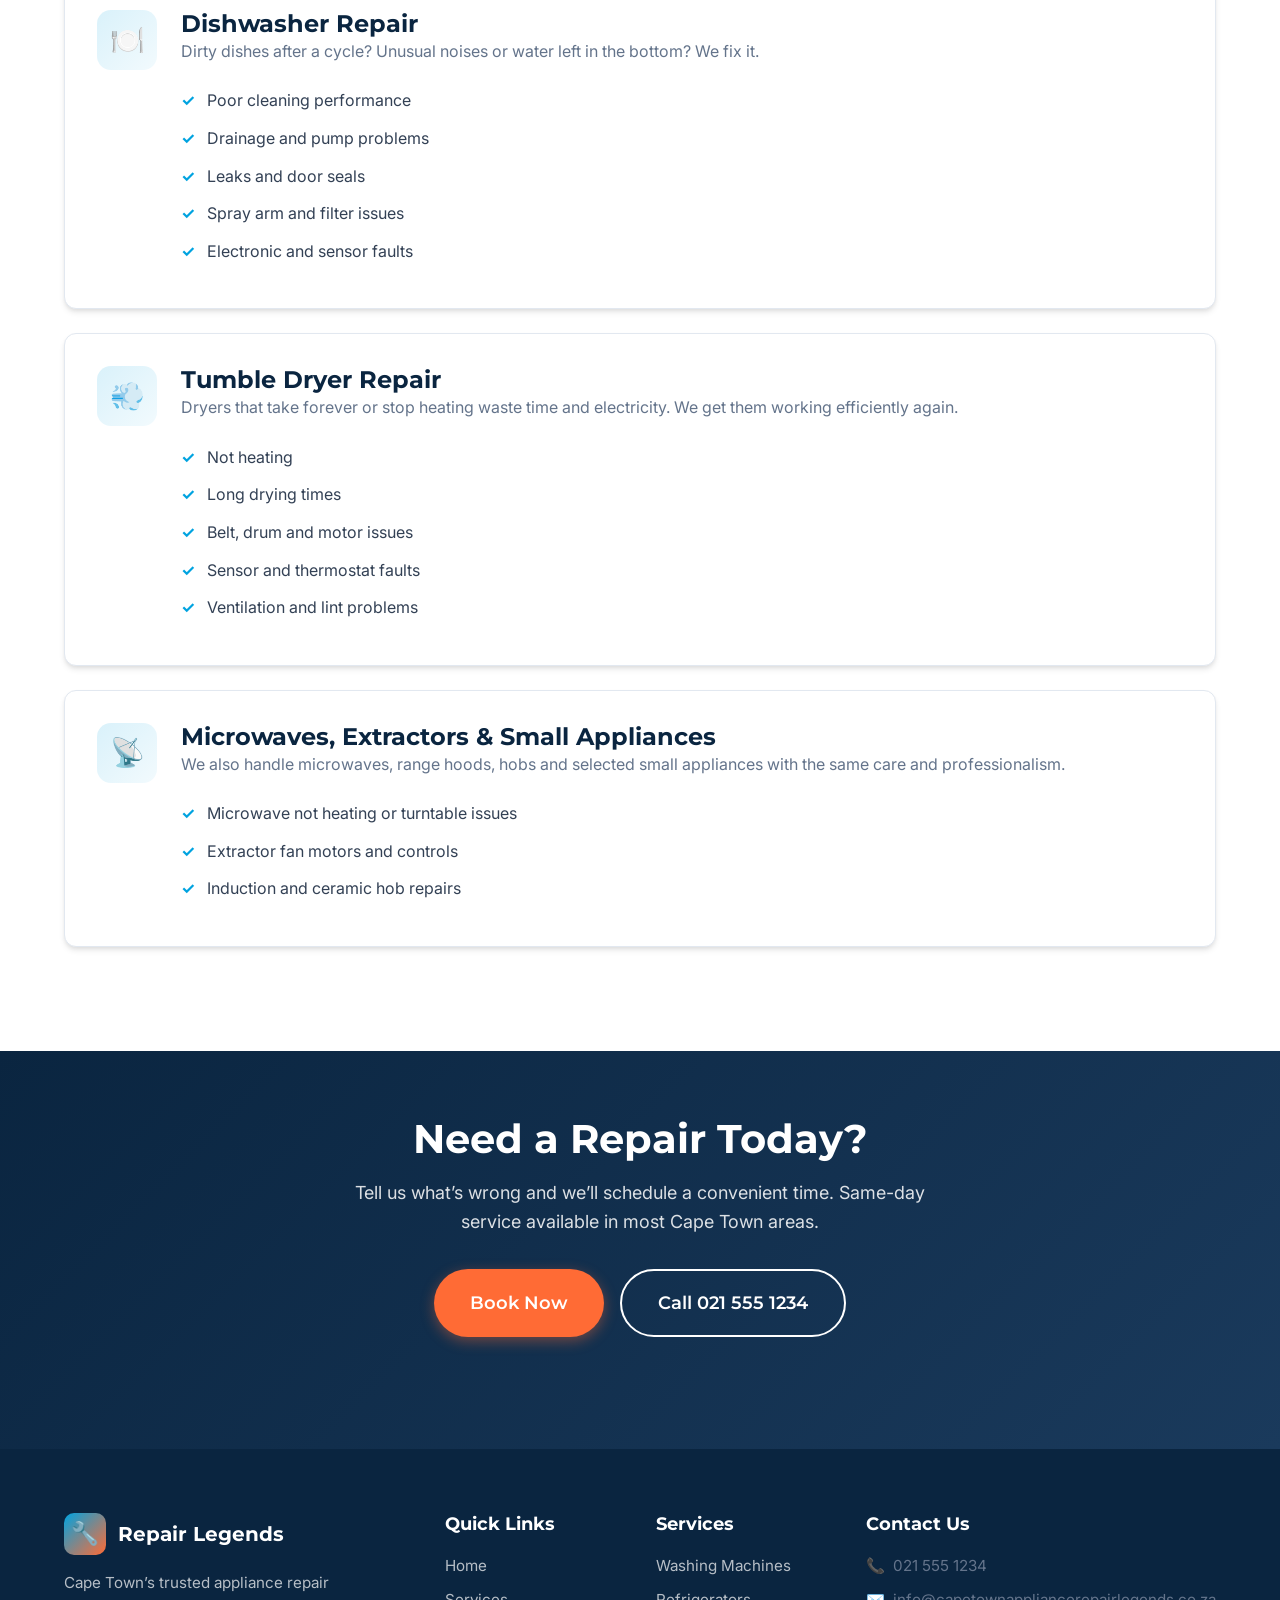
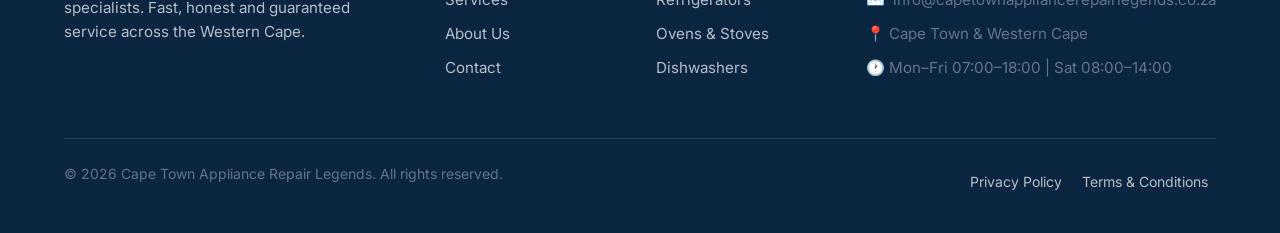
<file: services.html>
<!DOCTYPE html>
<html lang="en-ZA">
<head>
  <meta charset="UTF-8">
  <meta name="viewport" content="width=device-width, initial-scale=1.0">
  <title>Appliance Repair Services | Cape Town Appliance Repair Legends</title>
  <meta name="description" content="Full range of appliance repair services in Cape Town and Western Cape: washing machines, fridges, ovens, dishwashers, dryers and more. Expert technicians, same-day options.">
  <meta name="keywords" content="washing machine repair Cape Town, fridge repair Cape Town, oven repair Western Cape, dishwasher repair, tumble dryer repair, appliance services Cape Town">
  <meta name="robots" content="index, follow">
  <meta name="geo.region" content="ZA-WC">
  <link rel="canonical" href="https://capetownappliancerepairlegends.co.za/services.html">
  <meta property="og:title" content="Appliance Repair Services | Cape Town Appliance Repair Legends">
  <meta property="og:description" content="Professional repairs for all major home appliances across the Western Cape.">
  <meta property="og:type" content="website">
  <link rel="preconnect" href="https://fonts.googleapis.com">
  <link rel="preconnect" href="https://fonts.gstatic.com" crossorigin>
  <link href="https://fonts.googleapis.com/css2?family=Inter:wght@400;500;600;700&family=Montserrat:wght@600;700;800&display=swap" rel="stylesheet">
  <link rel="stylesheet" href="css/styles.css">
</head>
<body>
  <header class="header">
    <div class="container">
      <nav class="nav">
        <a href="index.html" class="logo">
          <div class="logo-icon">🔧</div>
          <span>Repair Legends</span>
        </a>
        <div class="nav-links">
          <a href="index.html">Home</a>
          <a href="services.html" class="active">Services</a>
          <a href="about.html">About</a>
          <a href="contact.html">Contact</a>
        </div>
        <a href="contact.html" class="btn btn-primary nav-cta">Get a Quote</a>
        <button class="mobile-toggle" aria-label="Toggle menu">
          <span></span>
          <span></span>
          <span></span>
        </button>
      </nav>
    </div>
    <div class="mobile-menu">
      <a href="index.html">Home</a>
      <a href="services.html">Services</a>
      <a href="about.html">About</a>
      <a href="contact.html">Contact</a>
      <a href="contact.html" class="btn btn-primary">Get a Quote</a>
    </div>
  </header>

  <section class="page-hero">
    <div class="container">
      <h1>Our Repair Services</h1>
      <p>Comprehensive appliance repairs for homes and businesses across Cape Town and the Western Cape.</p>
    </div>
  </section>

  <section class="section">
    <div class="container">
      <div class="service-detail animate-on-scroll">
        <div class="service-icon">🧺</div>
        <div>
          <h3>Washing Machine Repair</h3>
          <p>We repair all types of washing machines — front-load, top-load and washer-dryer combos. Common issues we fix include:</p>
          <ul class="values-list">
            <li>Not spinning or draining</li>
            <li>Leaking water</li>
            <li>Error codes and electronic faults</li>
            <li>Bearing and motor problems</li>
            <li>Door lock and seal replacements</li>
          </ul>
          <p>Brands: Samsung, LG, Bosch, Defy, Whirlpool, Hisense, Speed Queen and more.</p>
        </div>
      </div>

      <div class="service-detail animate-on-scroll">
        <div class="service-icon">❄️</div>
        <div>
          <h3>Refrigerator & Freezer Repair</h3>
          <p>When your fridge stops cooling, food safety is at risk. Our technicians restore proper temperature and performance quickly.</p>
          <ul class="values-list">
            <li>Not cooling or freezing</li>
            <li>Compressor and thermostat faults</li>
            <li>Ice build-up and defrost issues</li>
            <li>Noisy operation</li>
            <li>Door seals and lighting</li>
          </ul>
          <p>We service domestic and commercial units from all major manufacturers.</p>
        </div>
      </div>

      <div class="service-detail animate-on-scroll">
        <div class="service-icon">🔥</div>
        <div>
          <h3>Oven, Stove & Hob Repair</h3>
          <p>Electric, gas and induction cooking appliances. Accurate diagnosis and lasting repairs.</p>
          <ul class="values-list">
            <li>Elements not heating</li>
            <li>Temperature inaccurate or uneven</li>
            <li>Ignition and gas issues</li>
            <li>Control board and timer faults</li>
            <li>Door seals and hinges</li>
          </ul>
        </div>
      </div>

      <div class="service-detail animate-on-scroll">
        <div class="service-icon">🍽️</div>
        <div>
          <h3>Dishwasher Repair</h3>
          <p>Dirty dishes after a cycle? Unusual noises or water left in the bottom? We fix it.</p>
          <ul class="values-list">
            <li>Poor cleaning performance</li>
            <li>Drainage and pump problems</li>
            <li>Leaks and door seals</li>
            <li>Spray arm and filter issues</li>
            <li>Electronic and sensor faults</li>
          </ul>
        </div>
      </div>

      <div class="service-detail animate-on-scroll">
        <div class="service-icon">💨</div>
        <div>
          <h3>Tumble Dryer Repair</h3>
          <p>Dryers that take forever or stop heating waste time and electricity. We get them working efficiently again.</p>
          <ul class="values-list">
            <li>Not heating</li>
            <li>Long drying times</li>
            <li>Belt, drum and motor issues</li>
            <li>Sensor and thermostat faults</li>
            <li>Ventilation and lint problems</li>
          </ul>
        </div>
      </div>

      <div class="service-detail animate-on-scroll">
        <div class="service-icon">📡</div>
        <div>
          <h3>Microwaves, Extractors & Small Appliances</h3>
          <p>We also handle microwaves, range hoods, hobs and selected small appliances with the same care and professionalism.</p>
          <ul class="values-list">
            <li>Microwave not heating or turntable issues</li>
            <li>Extractor fan motors and controls</li>
            <li>Induction and ceramic hob repairs</li>
          </ul>
        </div>
      </div>
    </div>
  </section>

  <section class="cta-banner">
    <div class="container">
      <h2>Need a Repair Today?</h2>
      <p>Tell us what’s wrong and we’ll schedule a convenient time. Same-day service available in most Cape Town areas.</p>
      <div class="hero-btns" style="justify-content: center;">
        <a href="contact.html" class="btn btn-primary btn-lg">Book Now</a>
        <a href="tel:+27215551234" class="btn btn-secondary btn-lg">Call 021 555 1234</a>
      </div>
    </div>
  </section>

  <footer class="footer">
    <div class="container">
      <div class="footer-grid">
        <div class="footer-brand">
          <a href="index.html" class="logo">
            <div class="logo-icon">🔧</div>
            <span>Repair Legends</span>
          </a>
          <p>Cape Town’s trusted appliance repair specialists. Fast, honest and guaranteed service across the Western Cape.</p>
        </div>
        <div class="footer-links">
          <h4>Quick Links</h4>
          <a href="index.html">Home</a>
          <a href="services.html">Services</a>
          <a href="about.html">About Us</a>
          <a href="contact.html">Contact</a>
        </div>
        <div class="footer-links">
          <h4>Services</h4>
          <a href="services.html">Washing Machines</a>
          <a href="services.html">Refrigerators</a>
          <a href="services.html">Ovens & Stoves</a>
          <a href="services.html">Dishwashers</a>
        </div>
        <div class="footer-contact">
          <h4>Contact Us</h4>
          <p>📞 <a href="tel:+27215551234">021 555 1234</a></p>
          <p>✉️ <a href="mailto:info@capetownappliancerepairlegends.co.za">info@capetownappliancerepairlegends.co.za</a></p>
          <p>📍 Cape Town & Western Cape</p>
          <p>🕐 Mon–Fri 07:00–18:00 | Sat 08:00–14:00</p>
        </div>
      </div>
      <div class="footer-bottom">
        <p>© 2026 Cape Town Appliance Repair Legends. All rights reserved.</p>
        <div class="footer-legal">
          <a href="privacy.html">Privacy Policy</a>
          <a href="terms.html">Terms & Conditions</a>
        </div>
      </div>
    </div>
  </footer>

  <button class="back-to-top" aria-label="Back to top">↑</button>
  <script src="js/script.js"></script>
</body>
</html>
</file>
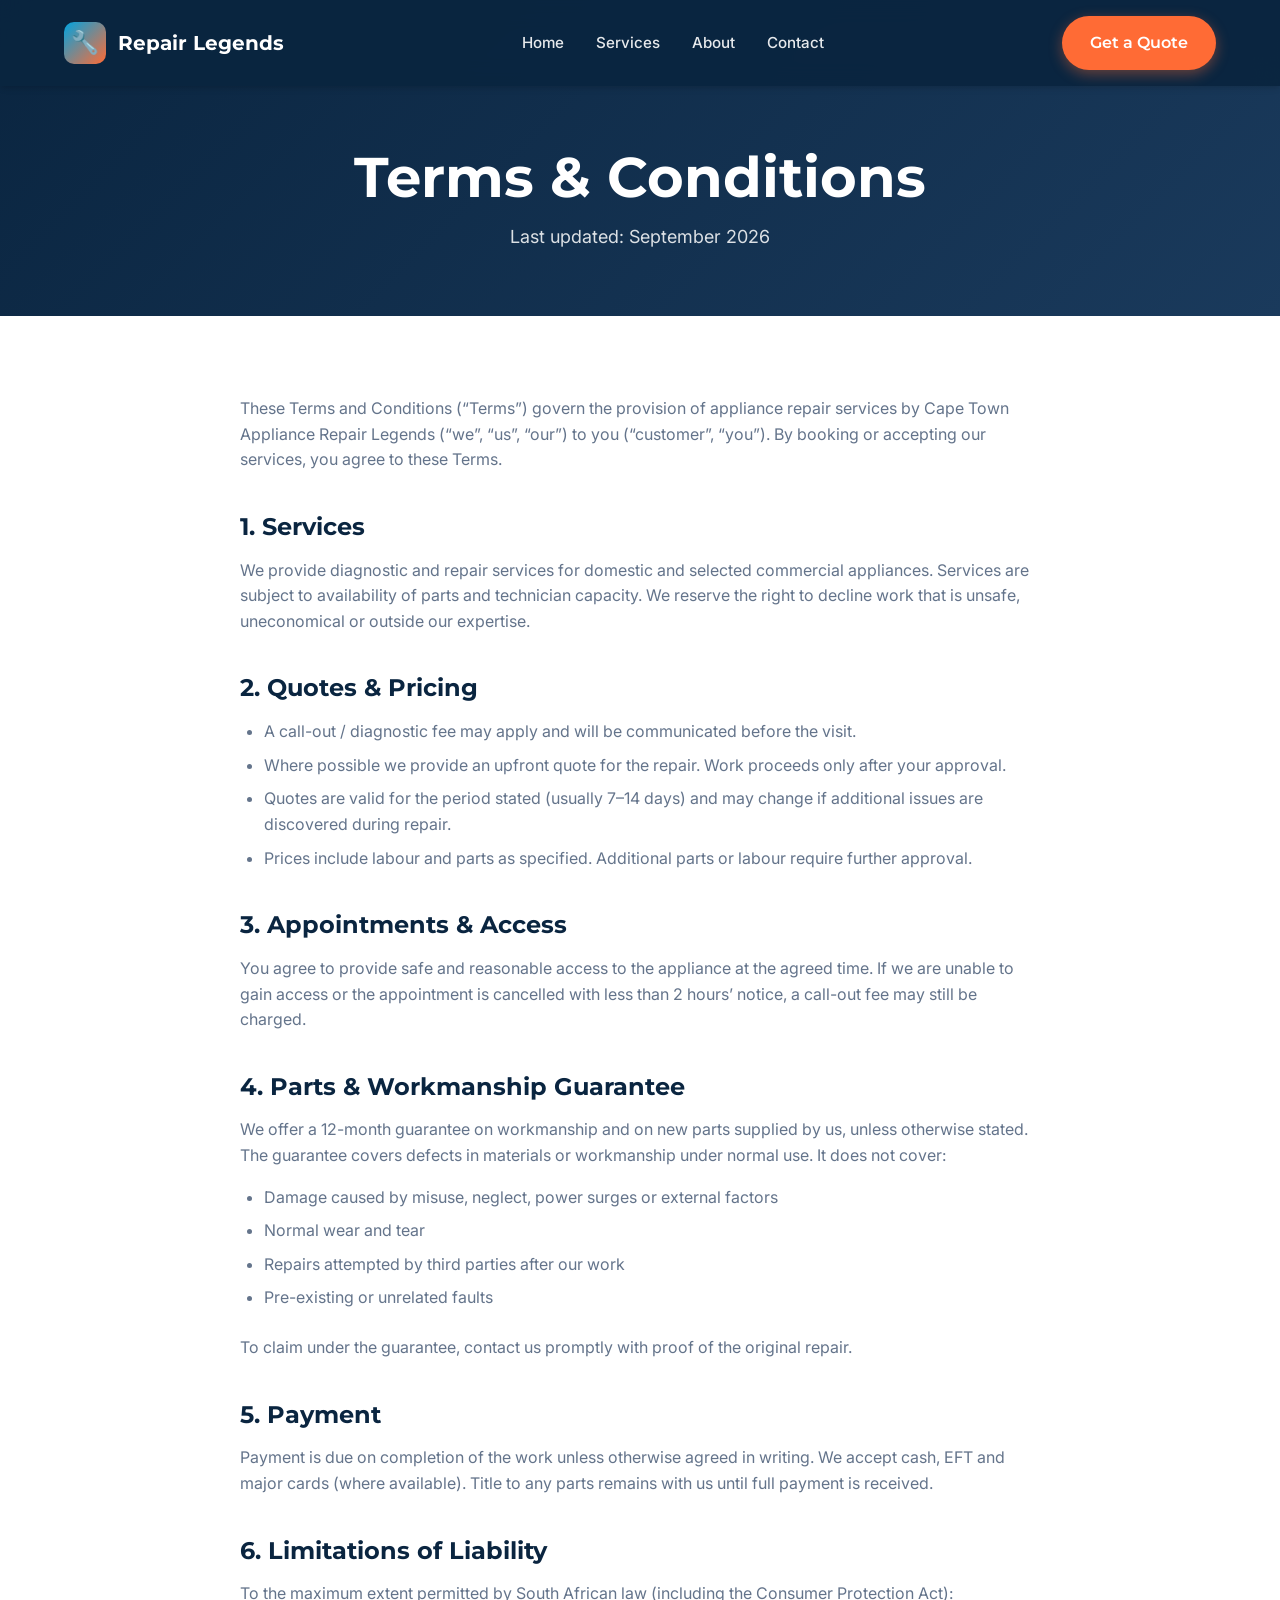
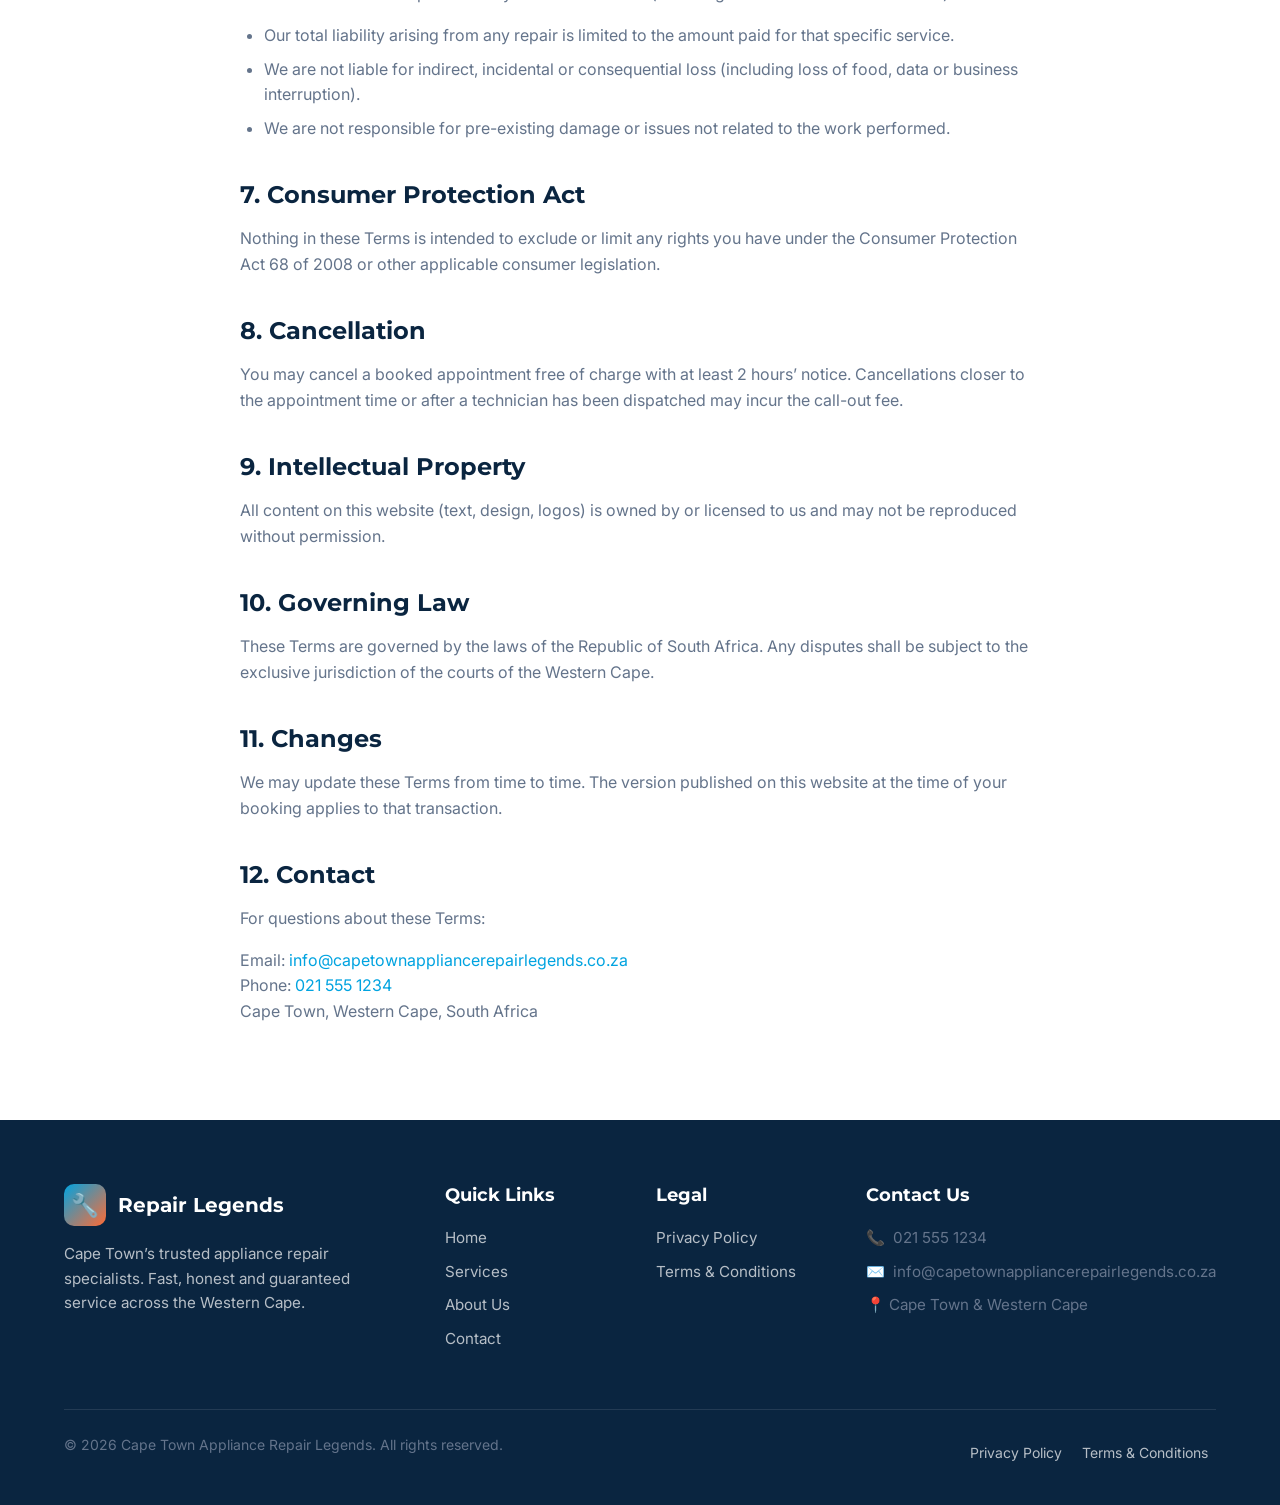
<file: terms.html>
<!DOCTYPE html>
<html lang="en-ZA">
<head>
  <meta charset="UTF-8">
  <meta name="viewport" content="width=device-width, initial-scale=1.0">
  <title>Terms & Conditions | Cape Town Appliance Repair Legends</title>
  <meta name="description" content="Terms and Conditions for Cape Town Appliance Repair Legends appliance repair services in the Western Cape.">
  <meta name="robots" content="index, follow">
  <link rel="canonical" href="https://capetownappliancerepairlegends.co.za/terms.html">
  <link rel="preconnect" href="https://fonts.googleapis.com">
  <link rel="preconnect" href="https://fonts.gstatic.com" crossorigin>
  <link href="https://fonts.googleapis.com/css2?family=Inter:wght@400;500;600;700&family=Montserrat:wght@600;700;800&display=swap" rel="stylesheet">
  <link rel="stylesheet" href="css/styles.css">
</head>
<body>
  <header class="header">
    <div class="container">
      <nav class="nav">
        <a href="index.html" class="logo">
          <div class="logo-icon">🔧</div>
          <span>Repair Legends</span>
        </a>
        <div class="nav-links">
          <a href="index.html">Home</a>
          <a href="services.html">Services</a>
          <a href="about.html">About</a>
          <a href="contact.html">Contact</a>
        </div>
        <a href="contact.html" class="btn btn-primary nav-cta">Get a Quote</a>
        <button class="mobile-toggle" aria-label="Toggle menu">
          <span></span>
          <span></span>
          <span></span>
        </button>
      </nav>
    </div>
    <div class="mobile-menu">
      <a href="index.html">Home</a>
      <a href="services.html">Services</a>
      <a href="about.html">About</a>
      <a href="contact.html">Contact</a>
      <a href="contact.html" class="btn btn-primary">Get a Quote</a>
    </div>
  </header>

  <section class="page-hero">
    <div class="container">
      <h1>Terms & Conditions</h1>
      <p>Last updated: September 2026</p>
    </div>
  </section>

  <section class="section">
    <div class="container">
      <div class="legal-content">
        <p>These Terms and Conditions (“Terms”) govern the provision of appliance repair services by Cape Town Appliance Repair Legends (“we”, “us”, “our”) to you (“customer”, “you”). By booking or accepting our services, you agree to these Terms.</p>

        <h2>1. Services</h2>
        <p>We provide diagnostic and repair services for domestic and selected commercial appliances. Services are subject to availability of parts and technician capacity. We reserve the right to decline work that is unsafe, uneconomical or outside our expertise.</p>

        <h2>2. Quotes & Pricing</h2>
        <ul>
          <li>A call-out / diagnostic fee may apply and will be communicated before the visit.</li>
          <li>Where possible we provide an upfront quote for the repair. Work proceeds only after your approval.</li>
          <li>Quotes are valid for the period stated (usually 7–14 days) and may change if additional issues are discovered during repair.</li>
          <li>Prices include labour and parts as specified. Additional parts or labour require further approval.</li>
        </ul>

        <h2>3. Appointments & Access</h2>
        <p>You agree to provide safe and reasonable access to the appliance at the agreed time. If we are unable to gain access or the appointment is cancelled with less than 2 hours’ notice, a call-out fee may still be charged.</p>

        <h2>4. Parts & Workmanship Guarantee</h2>
        <p>We offer a 12-month guarantee on workmanship and on new parts supplied by us, unless otherwise stated. The guarantee covers defects in materials or workmanship under normal use. It does not cover:</p>
        <ul>
          <li>Damage caused by misuse, neglect, power surges or external factors</li>
          <li>Normal wear and tear</li>
          <li>Repairs attempted by third parties after our work</li>
          <li>Pre-existing or unrelated faults</li>
        </ul>
        <p>To claim under the guarantee, contact us promptly with proof of the original repair.</p>

        <h2>5. Payment</h2>
        <p>Payment is due on completion of the work unless otherwise agreed in writing. We accept cash, EFT and major cards (where available). Title to any parts remains with us until full payment is received.</p>

        <h2>6. Limitations of Liability</h2>
        <p>To the maximum extent permitted by South African law (including the Consumer Protection Act):</p>
        <ul>
          <li>Our total liability arising from any repair is limited to the amount paid for that specific service.</li>
          <li>We are not liable for indirect, incidental or consequential loss (including loss of food, data or business interruption).</li>
          <li>We are not responsible for pre-existing damage or issues not related to the work performed.</li>
        </ul>

        <h2>7. Consumer Protection Act</h2>
        <p>Nothing in these Terms is intended to exclude or limit any rights you have under the Consumer Protection Act 68 of 2008 or other applicable consumer legislation.</p>

        <h2>8. Cancellation</h2>
        <p>You may cancel a booked appointment free of charge with at least 2 hours’ notice. Cancellations closer to the appointment time or after a technician has been dispatched may incur the call-out fee.</p>

        <h2>9. Intellectual Property</h2>
        <p>All content on this website (text, design, logos) is owned by or licensed to us and may not be reproduced without permission.</p>

        <h2>10. Governing Law</h2>
        <p>These Terms are governed by the laws of the Republic of South Africa. Any disputes shall be subject to the exclusive jurisdiction of the courts of the Western Cape.</p>

        <h2>11. Changes</h2>
        <p>We may update these Terms from time to time. The version published on this website at the time of your booking applies to that transaction.</p>

        <h2>12. Contact</h2>
        <p>For questions about these Terms:</p>
        <p>
          Email: <a href="mailto:info@capetownappliancerepairlegends.co.za">info@capetownappliancerepairlegends.co.za</a><br>
          Phone: <a href="tel:+27215551234">021 555 1234</a><br>
          Cape Town, Western Cape, South Africa
        </p>
      </div>
    </div>
  </section>

  <footer class="footer">
    <div class="container">
      <div class="footer-grid">
        <div class="footer-brand">
          <a href="index.html" class="logo">
            <div class="logo-icon">🔧</div>
            <span>Repair Legends</span>
          </a>
          <p>Cape Town’s trusted appliance repair specialists. Fast, honest and guaranteed service across the Western Cape.</p>
        </div>
        <div class="footer-links">
          <h4>Quick Links</h4>
          <a href="index.html">Home</a>
          <a href="services.html">Services</a>
          <a href="about.html">About Us</a>
          <a href="contact.html">Contact</a>
        </div>
        <div class="footer-links">
          <h4>Legal</h4>
          <a href="privacy.html">Privacy Policy</a>
          <a href="terms.html">Terms & Conditions</a>
        </div>
        <div class="footer-contact">
          <h4>Contact Us</h4>
          <p>📞 <a href="tel:+27215551234">021 555 1234</a></p>
          <p>✉️ <a href="mailto:info@capetownappliancerepairlegends.co.za">info@capetownappliancerepairlegends.co.za</a></p>
          <p>📍 Cape Town & Western Cape</p>
        </div>
      </div>
      <div class="footer-bottom">
        <p>© 2026 Cape Town Appliance Repair Legends. All rights reserved.</p>
        <div class="footer-legal">
          <a href="privacy.html">Privacy Policy</a>
          <a href="terms.html">Terms & Conditions</a>
        </div>
      </div>
    </div>
  </footer>

  <button class="back-to-top" aria-label="Back to top">↑</button>
  <script src="js/script.js"></script>
</body>
</html>
</file>
<file: css/styles.css>
/* Cape Town Appliance Repair Legends - Professional Styles */
:root {
  --primary: #0A2540;
  --primary-light: #1A3A5C;
  --accent: #00A3E0;
  --accent-dark: #0088C0;
  --cta: #FF6B35;
  --cta-hover: #E55A2B;
  --white: #FFFFFF;
  --off-white: #F8FAFC;
  --light-gray: #E2E8F0;
  --gray: #64748B;
  --dark-gray: #334155;
  --success: #10B981;
  --shadow: 0 4px 6px -1px rgba(0, 0, 0, 0.1), 0 2px 4px -1px rgba(0, 0, 0, 0.06);
  --shadow-lg: 0 10px 15px -3px rgba(0, 0, 0, 0.1), 0 4px 6px -2px rgba(0, 0, 0, 0.05);
  --shadow-xl: 0 20px 25px -5px rgba(0, 0, 0, 0.1), 0 10px 10px -5px rgba(0, 0, 0, 0.04);
  --radius: 12px;
  --transition: all 0.3s cubic-bezier(0.4, 0, 0.2, 1);
}

* {
  margin: 0;
  padding: 0;
  box-sizing: border-box;
}

html {
  scroll-behavior: smooth;
  font-size: 16px;
}

body {
  font-family: 'Inter', -apple-system, BlinkMacSystemFont, 'Segoe UI', Roboto, sans-serif;
  line-height: 1.6;
  color: var(--dark-gray);
  background: var(--white);
  overflow-x: hidden;
}

img {
  max-width: 100%;
  height: auto;
  display: block;
}

a {
  text-decoration: none;
  color: inherit;
  transition: var(--transition);
}

ul {
  list-style: none;
}

/* Typography */
h1, h2, h3, h4, h5, h6 {
  font-family: 'Montserrat', sans-serif;
  font-weight: 700;
  line-height: 1.2;
  color: var(--primary);
}

h1 { font-size: clamp(2rem, 5vw, 3.5rem); }
h2 { font-size: clamp(1.75rem, 4vw, 2.5rem); margin-bottom: 1rem; }
h3 { font-size: clamp(1.25rem, 3vw, 1.5rem); }
p { margin-bottom: 1rem; color: var(--gray); }

.container {
  width: 100%;
  max-width: 1200px;
  margin: 0 auto;
  padding: 0 1.5rem;
}

/* Buttons */
.btn {
  display: inline-flex;
  align-items: center;
  justify-content: center;
  gap: 0.5rem;
  padding: 0.875rem 1.75rem;
  font-family: 'Montserrat', sans-serif;
  font-weight: 600;
  font-size: 1rem;
  border-radius: 50px;
  border: none;
  cursor: pointer;
  transition: var(--transition);
  text-align: center;
}

.btn-primary {
  background: var(--cta);
  color: var(--white);
  box-shadow: 0 4px 14px rgba(255, 107, 53, 0.4);
}

.btn-primary:hover {
  background: var(--cta-hover);
  transform: translateY(-2px);
  box-shadow: 0 6px 20px rgba(255, 107, 53, 0.5);
}

.btn-secondary {
  background: transparent;
  color: var(--white);
  border: 2px solid var(--white);
}

.btn-secondary:hover {
  background: var(--white);
  color: var(--primary);
}

.btn-outline {
  background: transparent;
  color: var(--accent);
  border: 2px solid var(--accent);
}

.btn-outline:hover {
  background: var(--accent);
  color: var(--white);
}

.btn-lg {
  padding: 1.125rem 2.25rem;
  font-size: 1.125rem;
}

/* Header / Navigation */
.header {
  position: fixed;
  top: 0;
  left: 0;
  right: 0;
  z-index: 1000;
  background: rgba(10, 37, 64, 0.95);
  backdrop-filter: blur(12px);
  box-shadow: var(--shadow);
  transition: var(--transition);
}

.header.scrolled {
  background: rgba(10, 37, 64, 0.98);
  box-shadow: var(--shadow-lg);
}

.nav {
  display: flex;
  align-items: center;
  justify-content: space-between;
  padding: 1rem 0;
  min-height: 70px;
}

.logo {
  display: flex;
  align-items: center;
  gap: 0.75rem;
  color: var(--white);
  font-family: 'Montserrat', sans-serif;
  font-weight: 700;
  font-size: 1.25rem;
}

.logo-icon {
  width: 42px;
  height: 42px;
  background: linear-gradient(135deg, var(--accent), var(--cta));
  border-radius: 10px;
  display: flex;
  align-items: center;
  justify-content: center;
  font-size: 1.4rem;
}

.logo span {
  display: none;
}

@media (min-width: 480px) {
  .logo span {
    display: inline;
  }
}

.nav-links {
  display: none;
  align-items: center;
  gap: 2rem;
}

.nav-links a {
  color: rgba(255, 255, 255, 0.9);
  font-weight: 500;
  font-size: 0.95rem;
  position: relative;
}

.nav-links a:hover,
.nav-links a.active {
  color: var(--accent);
}

.nav-links a::after {
  content: '';
  position: absolute;
  bottom: -4px;
  left: 0;
  width: 0;
  height: 2px;
  background: var(--accent);
  transition: var(--transition);
}

.nav-links a:hover::after,
.nav-links a.active::after {
  width: 100%;
}

.nav-cta {
  display: none;
}

.mobile-toggle {
  display: flex;
  flex-direction: column;
  gap: 5px;
  background: none;
  border: none;
  cursor: pointer;
  padding: 0.5rem;
}

.mobile-toggle span {
  width: 24px;
  height: 2.5px;
  background: var(--white);
  border-radius: 2px;
  transition: var(--transition);
}

.mobile-toggle.active span:nth-child(1) {
  transform: rotate(45deg) translate(5px, 5px);
}

.mobile-toggle.active span:nth-child(2) {
  opacity: 0;
}

.mobile-toggle.active span:nth-child(3) {
  transform: rotate(-45deg) translate(5px, -5px);
}

/* Mobile Menu */
.mobile-menu {
  position: fixed;
  top: 70px;
  left: 0;
  right: 0;
  background: var(--primary);
  padding: 1.5rem;
  transform: translateY(-120%);
  opacity: 0;
  visibility: hidden;
  transition: var(--transition);
  z-index: 999;
  box-shadow: var(--shadow-lg);
}

.mobile-menu.active {
  transform: translateY(0);
  opacity: 1;
  visibility: visible;
}

.mobile-menu a {
  display: block;
  color: var(--white);
  padding: 1rem 0;
  font-weight: 500;
  border-bottom: 1px solid rgba(255, 255, 255, 0.1);
}

.mobile-menu a:hover {
  color: var(--accent);
}

.mobile-menu .btn {
  margin-top: 1rem;
  width: 100%;
}

@media (min-width: 900px) {
  .nav-links,
  .nav-cta {
    display: flex;
  }
  .mobile-toggle {
    display: none;
  }
  .mobile-menu {
    display: none;
  }
}

/* Hero */
.hero {
  position: relative;
  min-height: 100vh;
  display: flex;
  align-items: center;
  background: linear-gradient(135deg, var(--primary) 0%, var(--primary-light) 50%, #0D3B66 100%);
  color: var(--white);
  padding: 8rem 0 4rem;
  overflow: hidden;
}

.hero::before {
  content: '';
  position: absolute;
  top: 0;
  right: 0;
  width: 50%;
  height: 100%;
  background: radial-gradient(circle at 70% 50%, rgba(0, 163, 224, 0.15) 0%, transparent 60%);
  pointer-events: none;
}

.hero-content {
  position: relative;
  z-index: 2;
  max-width: 700px;
}

.hero-badge {
  display: inline-flex;
  align-items: center;
  gap: 0.5rem;
  background: rgba(0, 163, 224, 0.2);
  color: var(--accent);
  padding: 0.5rem 1rem;
  border-radius: 50px;
  font-size: 0.875rem;
  font-weight: 600;
  margin-bottom: 1.5rem;
  border: 1px solid rgba(0, 163, 224, 0.3);
}

.hero h1 {
  color: var(--white);
  margin-bottom: 1.25rem;
}

.hero h1 span {
  color: var(--accent);
}

.hero p {
  font-size: 1.125rem;
  color: rgba(255, 255, 255, 0.85);
  margin-bottom: 2rem;
  max-width: 540px;
}

.hero-btns {
  display: flex;
  flex-wrap: wrap;
  gap: 1rem;
  margin-bottom: 3rem;
}

.hero-stats {
  display: flex;
  flex-wrap: wrap;
  gap: 2rem;
}

.stat {
  text-align: left;
}

.stat-number {
  font-family: 'Montserrat', sans-serif;
  font-size: 2rem;
  font-weight: 700;
  color: var(--accent);
  line-height: 1;
}

.stat-label {
  font-size: 0.875rem;
  color: rgba(255, 255, 255, 0.7);
  margin-top: 0.25rem;
}

/* Sections */
.section {
  padding: 5rem 0;
}

.section-header {
  text-align: center;
  max-width: 700px;
  margin: 0 auto 3.5rem;
}

.section-header .eyebrow {
  display: inline-block;
  color: var(--accent);
  font-weight: 600;
  font-size: 0.875rem;
  text-transform: uppercase;
  letter-spacing: 1.5px;
  margin-bottom: 0.75rem;
}

.section-header p {
  font-size: 1.125rem;
}

/* Services Grid */
.services-grid {
  display: grid;
  grid-template-columns: 1fr;
  gap: 1.5rem;
}

@media (min-width: 600px) {
  .services-grid {
    grid-template-columns: repeat(2, 1fr);
  }
}

@media (min-width: 900px) {
  .services-grid {
    grid-template-columns: repeat(3, 1fr);
  }
}

.service-card {
  background: var(--white);
  border-radius: var(--radius);
  padding: 2rem;
  box-shadow: var(--shadow);
  border: 1px solid var(--light-gray);
  transition: var(--transition);
  height: 100%;
  display: flex;
  flex-direction: column;
}

.service-card:hover {
  transform: translateY(-6px);
  box-shadow: var(--shadow-xl);
  border-color: var(--accent);
}

.service-icon {
  width: 60px;
  height: 60px;
  background: linear-gradient(135deg, rgba(0, 163, 224, 0.15), rgba(0, 163, 224, 0.05));
  border-radius: 14px;
  display: flex;
  align-items: center;
  justify-content: center;
  font-size: 1.75rem;
  margin-bottom: 1.25rem;
  color: var(--accent);
}

.service-card h3 {
  margin-bottom: 0.75rem;
}

.service-card p {
  flex-grow: 1;
  font-size: 0.95rem;
}

.service-card .link {
  color: var(--accent);
  font-weight: 600;
  font-size: 0.9rem;
  margin-top: 1rem;
  display: inline-flex;
  align-items: center;
  gap: 0.35rem;
}

.service-card .link:hover {
  gap: 0.6rem;
}

/* Why Us */
.why-us {
  background: var(--off-white);
}

.features-grid {
  display: grid;
  grid-template-columns: 1fr;
  gap: 2rem;
}

@media (min-width: 700px) {
  .features-grid {
    grid-template-columns: repeat(2, 1fr);
  }
}

@media (min-width: 1000px) {
  .features-grid {
    grid-template-columns: repeat(4, 1fr);
  }
}

.feature {
  text-align: center;
  padding: 1.5rem;
}

.feature-icon {
  width: 70px;
  height: 70px;
  margin: 0 auto 1.25rem;
  background: var(--white);
  border-radius: 50%;
  display: flex;
  align-items: center;
  justify-content: center;
  font-size: 1.75rem;
  box-shadow: var(--shadow);
  color: var(--accent);
}

.feature h3 {
  margin-bottom: 0.5rem;
  font-size: 1.15rem;
}

.feature p {
  font-size: 0.9rem;
}

/* Testimonials */
.testimonials-grid {
  display: grid;
  grid-template-columns: 1fr;
  gap: 1.5rem;
}

@media (min-width: 700px) {
  .testimonials-grid {
    grid-template-columns: repeat(3, 1fr);
  }
}

.testimonial {
  background: var(--white);
  border-radius: var(--radius);
  padding: 2rem;
  box-shadow: var(--shadow);
  border: 1px solid var(--light-gray);
  position: relative;
}

.testimonial::before {
  content: '"';
  position: absolute;
  top: 1rem;
  right: 1.5rem;
  font-size: 4rem;
  color: rgba(0, 163, 224, 0.15);
  font-family: Georgia, serif;
  line-height: 1;
}

.testimonial-text {
  font-style: italic;
  margin-bottom: 1.5rem;
  color: var(--dark-gray);
  position: relative;
  z-index: 1;
}

.testimonial-author {
  display: flex;
  align-items: center;
  gap: 0.75rem;
}

.author-avatar {
  width: 48px;
  height: 48px;
  border-radius: 50%;
  background: linear-gradient(135deg, var(--accent), var(--primary));
  display: flex;
  align-items: center;
  justify-content: center;
  color: var(--white);
  font-weight: 700;
  font-size: 1.1rem;
}

.author-info strong {
  display: block;
  color: var(--primary);
  font-size: 0.95rem;
}

.author-info span {
  font-size: 0.8rem;
  color: var(--gray);
}

.stars {
  color: #FBBF24;
  margin-bottom: 0.75rem;
  font-size: 0.9rem;
}

/* CTA Banner */
.cta-banner {
  background: linear-gradient(135deg, var(--primary) 0%, var(--primary-light) 100%);
  color: var(--white);
  padding: 4rem 0;
  text-align: center;
}

.cta-banner h2 {
  color: var(--white);
  margin-bottom: 1rem;
}

.cta-banner p {
  color: rgba(255, 255, 255, 0.85);
  max-width: 600px;
  margin: 0 auto 2rem;
  font-size: 1.125rem;
}

/* Contact */
.contact-grid {
  display: grid;
  grid-template-columns: 1fr;
  gap: 3rem;
}

@media (min-width: 900px) {
  .contact-grid {
    grid-template-columns: 1fr 1.2fr;
  }
}

.contact-info h3 {
  margin-bottom: 1.5rem;
}

.contact-item {
  display: flex;
  gap: 1rem;
  margin-bottom: 1.5rem;
}

.contact-icon {
  width: 48px;
  height: 48px;
  background: rgba(0, 163, 224, 0.1);
  border-radius: 12px;
  display: flex;
  align-items: center;
  justify-content: center;
  color: var(--accent);
  font-size: 1.25rem;
  flex-shrink: 0;
}

.contact-item strong {
  display: block;
  color: var(--primary);
  margin-bottom: 0.15rem;
}

.contact-item p,
.contact-item a {
  color: var(--gray);
  font-size: 0.95rem;
}

.contact-item a:hover {
  color: var(--accent);
}

.contact-form {
  background: var(--white);
  padding: 2rem;
  border-radius: var(--radius);
  box-shadow: var(--shadow-lg);
  border: 1px solid var(--light-gray);
}

.form-group {
  margin-bottom: 1.25rem;
}

.form-group label {
  display: block;
  font-weight: 600;
  color: var(--primary);
  margin-bottom: 0.4rem;
  font-size: 0.9rem;
}

.form-group input,
.form-group select,
.form-group textarea {
  width: 100%;
  padding: 0.875rem 1rem;
  border: 1.5px solid var(--light-gray);
  border-radius: 8px;
  font-family: inherit;
  font-size: 1rem;
  transition: var(--transition);
  background: var(--off-white);
}

.form-group input:focus,
.form-group select:focus,
.form-group textarea:focus {
  outline: none;
  border-color: var(--accent);
  background: var(--white);
  box-shadow: 0 0 0 3px rgba(0, 163, 224, 0.15);
}

.form-group textarea {
  min-height: 120px;
  resize: vertical;
}

.form-row {
  display: grid;
  grid-template-columns: 1fr;
  gap: 1rem;
}

@media (min-width: 500px) {
  .form-row {
    grid-template-columns: 1fr 1fr;
  }
}

.form-message {
  padding: 1rem;
  border-radius: 8px;
  margin-bottom: 1rem;
  display: none;
  font-size: 0.95rem;
}

.form-message.success {
  background: rgba(16, 185, 129, 0.1);
  color: var(--success);
  border: 1px solid rgba(16, 185, 129, 0.3);
  display: block;
}

.form-message.error {
  background: rgba(239, 68, 68, 0.1);
  color: #EF4444;
  border: 1px solid rgba(239, 68, 68, 0.3);
  display: block;
}

/* Page Hero (inner pages) */
.page-hero {
  background: linear-gradient(135deg, var(--primary) 0%, var(--primary-light) 100%);
  color: var(--white);
  padding: 9rem 0 4rem;
  text-align: center;
}

.page-hero h1 {
  color: var(--white);
  margin-bottom: 0.75rem;
}

.page-hero p {
  color: rgba(255, 255, 255, 0.85);
  max-width: 600px;
  margin: 0 auto;
  font-size: 1.125rem;
}

/* About */
.about-content {
  display: grid;
  grid-template-columns: 1fr;
  gap: 3rem;
  align-items: center;
}

@media (min-width: 800px) {
  .about-content {
    grid-template-columns: 1fr 1fr;
  }
}

.about-image {
  background: linear-gradient(135deg, var(--accent), var(--primary));
  border-radius: var(--radius);
  height: 350px;
  display: flex;
  align-items: center;
  justify-content: center;
  color: var(--white);
  font-size: 4rem;
  box-shadow: var(--shadow-xl);
}

.about-text h2 {
  margin-bottom: 1.25rem;
}

.values-list {
  margin-top: 1.5rem;
}

.values-list li {
  display: flex;
  align-items: flex-start;
  gap: 0.75rem;
  margin-bottom: 0.75rem;
  color: var(--dark-gray);
}

.values-list li::before {
  content: '✓';
  color: var(--accent);
  font-weight: 700;
  flex-shrink: 0;
}

/* Privacy & Terms */
.legal-content {
  max-width: 800px;
  margin: 0 auto;
}

.legal-content h2 {
  margin-top: 2.5rem;
  margin-bottom: 1rem;
  font-size: 1.5rem;
}

.legal-content h3 {
  margin-top: 1.75rem;
  margin-bottom: 0.75rem;
  font-size: 1.2rem;
}

.legal-content p,
.legal-content li {
  margin-bottom: 1rem;
  color: var(--gray);
}

.legal-content ul {
  padding-left: 1.5rem;
  margin-bottom: 1.5rem;
}

.legal-content ul li {
  list-style: disc;
  margin-bottom: 0.5rem;
}

.legal-content a {
  color: var(--accent);
}

.legal-content a:hover {
  text-decoration: underline;
}

/* Footer */
.footer {
  background: var(--primary);
  color: rgba(255, 255, 255, 0.8);
  padding: 4rem 0 2rem;
}

.footer-grid {
  display: grid;
  grid-template-columns: 1fr;
  gap: 2.5rem;
  margin-bottom: 3rem;
}

@media (min-width: 600px) {
  .footer-grid {
    grid-template-columns: repeat(2, 1fr);
  }
}

@media (min-width: 900px) {
  .footer-grid {
    grid-template-columns: 2fr 1fr 1fr 1.5fr;
  }
}

.footer-brand .logo {
  margin-bottom: 1rem;
}

.footer-brand p {
  color: rgba(255, 255, 255, 0.7);
  font-size: 0.95rem;
  margin-bottom: 1.25rem;
}

.footer h4 {
  color: var(--white);
  font-size: 1.1rem;
  margin-bottom: 1.25rem;
}

.footer-links a {
  display: block;
  color: rgba(255, 255, 255, 0.7);
  margin-bottom: 0.6rem;
  font-size: 0.95rem;
}

.footer-links a:hover {
  color: var(--accent);
}

.footer-contact p {
  margin-bottom: 0.6rem;
  font-size: 0.95rem;
  display: flex;
  align-items: flex-start;
  gap: 0.5rem;
}

.footer-bottom {
  border-top: 1px solid rgba(255, 255, 255, 0.1);
  padding-top: 1.5rem;
  display: flex;
  flex-direction: column;
  gap: 1rem;
  align-items: center;
  text-align: center;
  font-size: 0.875rem;
}

@media (min-width: 700px) {
  .footer-bottom {
    flex-direction: row;
    justify-content: space-between;
    text-align: left;
  }
}

.footer-legal a {
  color: rgba(255, 255, 255, 0.7);
  margin: 0 0.5rem;
}

.footer-legal a:hover {
  color: var(--accent);
}

/* Back to top */
.back-to-top {
  position: fixed;
  bottom: 2rem;
  right: 2rem;
  width: 48px;
  height: 48px;
  background: var(--cta);
  color: var(--white);
  border: none;
  border-radius: 50%;
  display: flex;
  align-items: center;
  justify-content: center;
  font-size: 1.25rem;
  cursor: pointer;
  opacity: 0;
  visibility: hidden;
  transition: var(--transition);
  box-shadow: var(--shadow-lg);
  z-index: 100;
}

.back-to-top.visible {
  opacity: 1;
  visibility: visible;
}

.back-to-top:hover {
  background: var(--cta-hover);
  transform: translateY(-3px);
}

/* Utility */
.text-center { text-align: center; }
.mt-2 { margin-top: 2rem; }
.mb-0 { margin-bottom: 0; }

/* Animations */
@keyframes fadeInUp {
  from {
    opacity: 0;
    transform: translateY(30px);
  }
  to {
    opacity: 1;
    transform: translateY(0);
  }
}

.animate-on-scroll {
  opacity: 0;
  transform: translateY(30px);
  transition: opacity 0.6s ease, transform 0.6s ease;
}

.animate-on-scroll.visible {
  opacity: 1;
  transform: translateY(0);
}

/* Service detail cards on services page */
.service-detail {
  background: var(--white);
  border-radius: var(--radius);
  padding: 2rem;
  margin-bottom: 1.5rem;
  box-shadow: var(--shadow);
  border: 1px solid var(--light-gray);
  display: flex;
  gap: 1.5rem;
  align-items: flex-start;
}

.service-detail .service-icon {
  flex-shrink: 0;
  margin-bottom: 0;
}

@media (max-width: 600px) {
  .service-detail {
    flex-direction: column;
  }
}

/* Areas served */
.areas-grid {
  display: flex;
  flex-wrap: wrap;
  gap: 0.75rem;
  justify-content: center;
  margin-top: 2rem;
}

.area-tag {
  background: rgba(0, 163, 224, 0.1);
  color: var(--accent);
  padding: 0.5rem 1rem;
  border-radius: 50px;
  font-size: 0.9rem;
  font-weight: 500;
  border: 1px solid rgba(0, 163, 224, 0.2);
}
</file>
